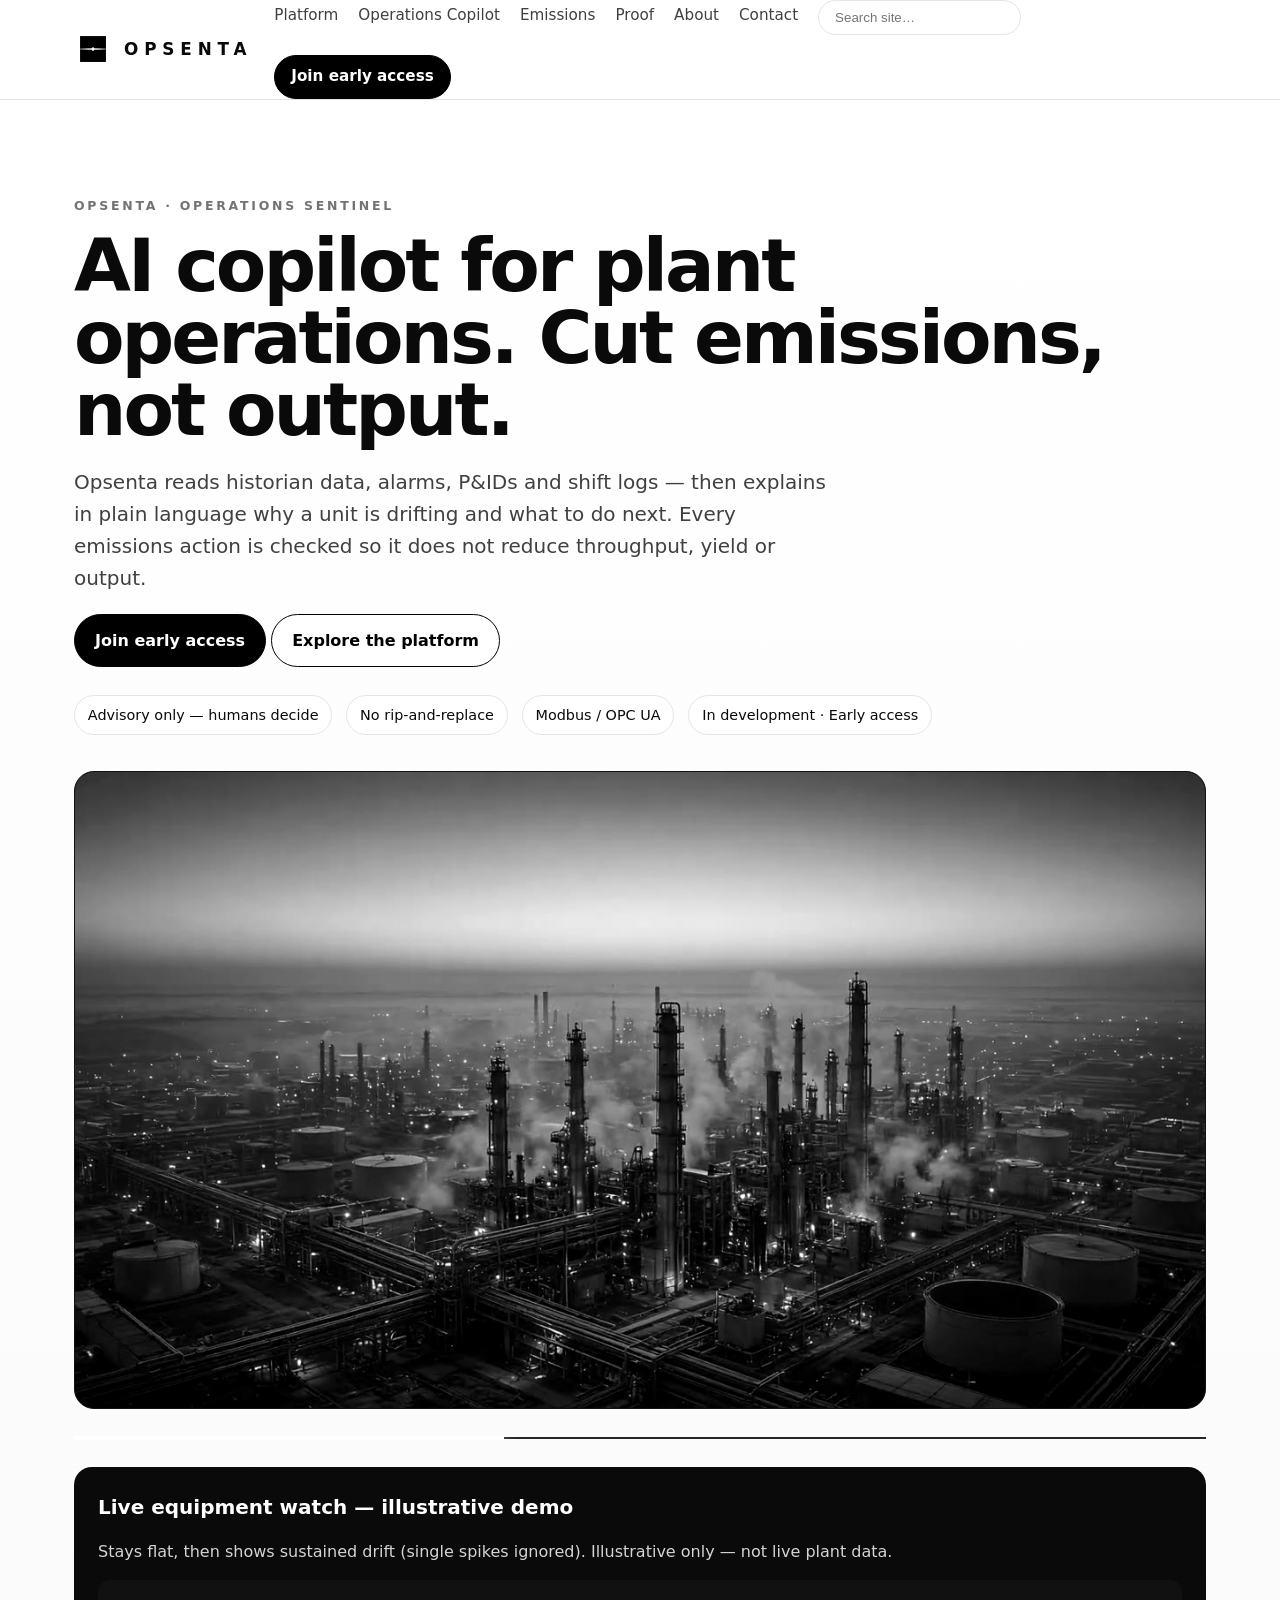
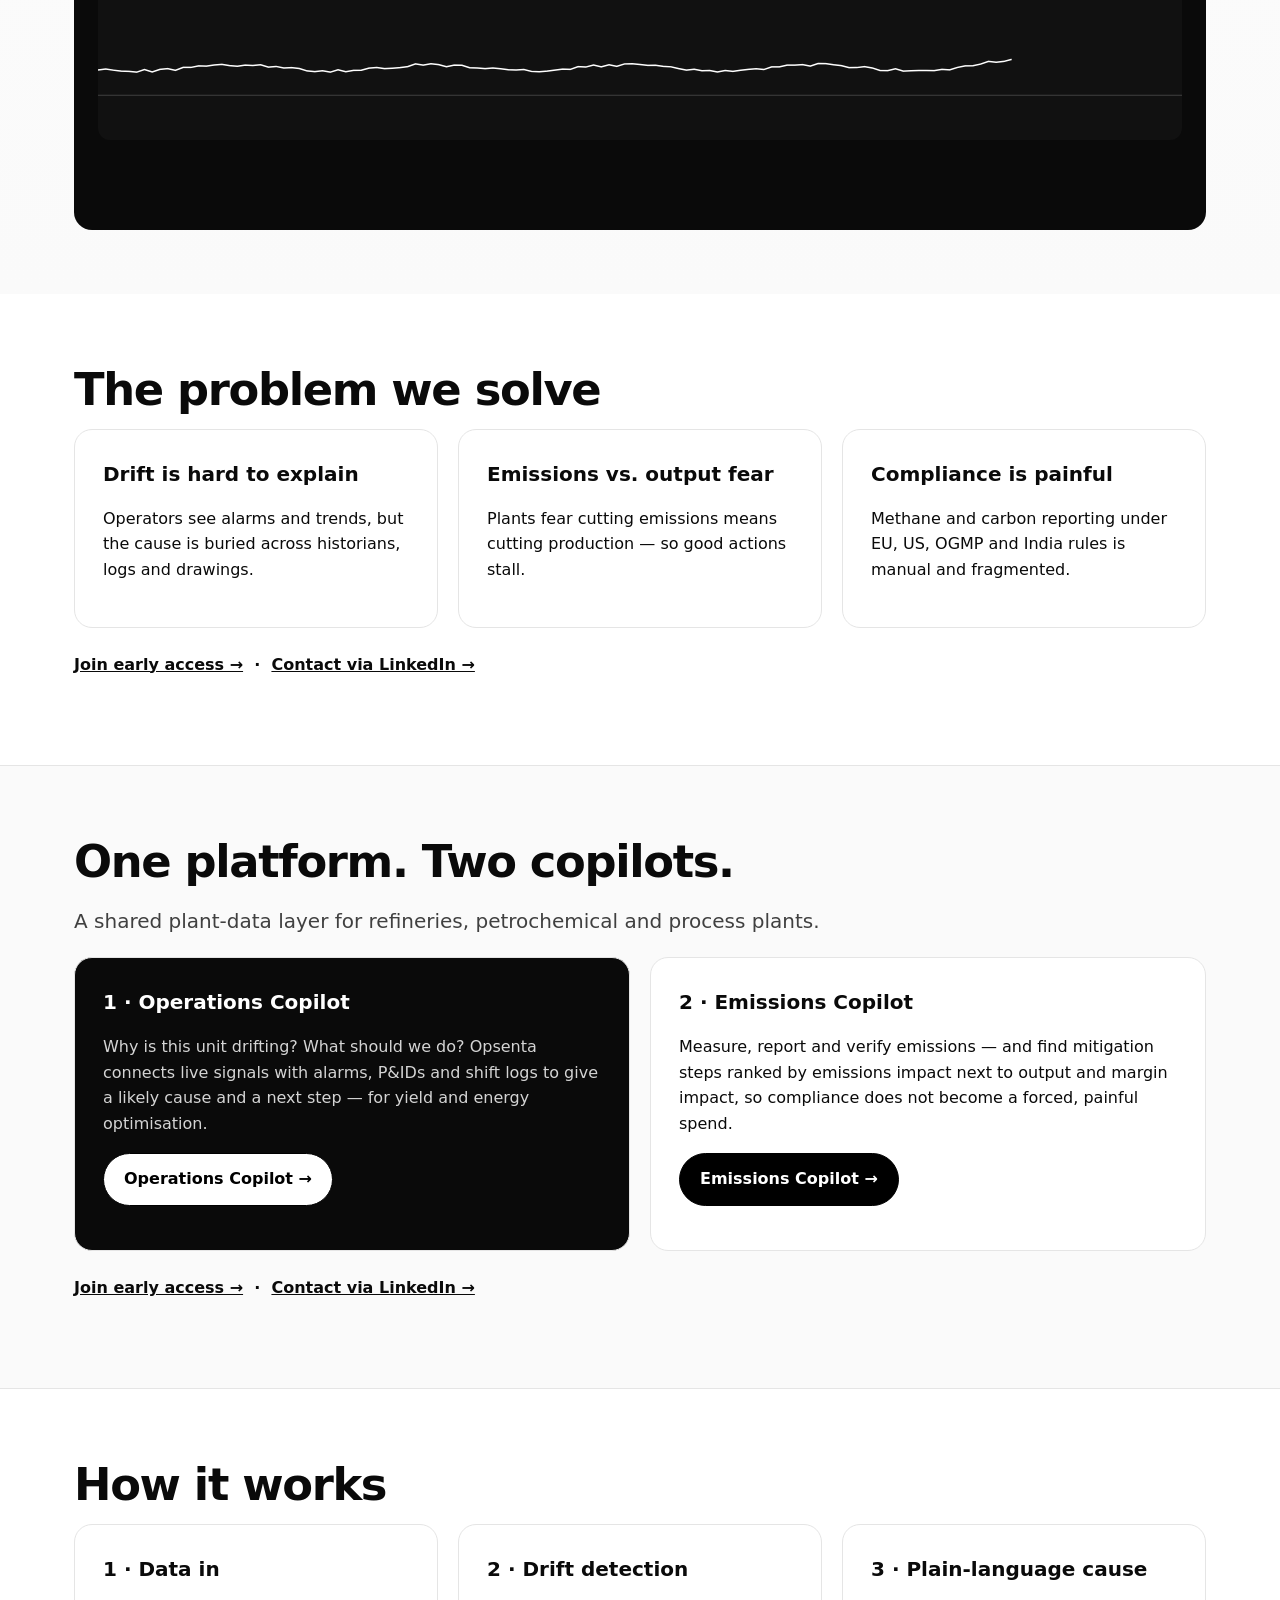
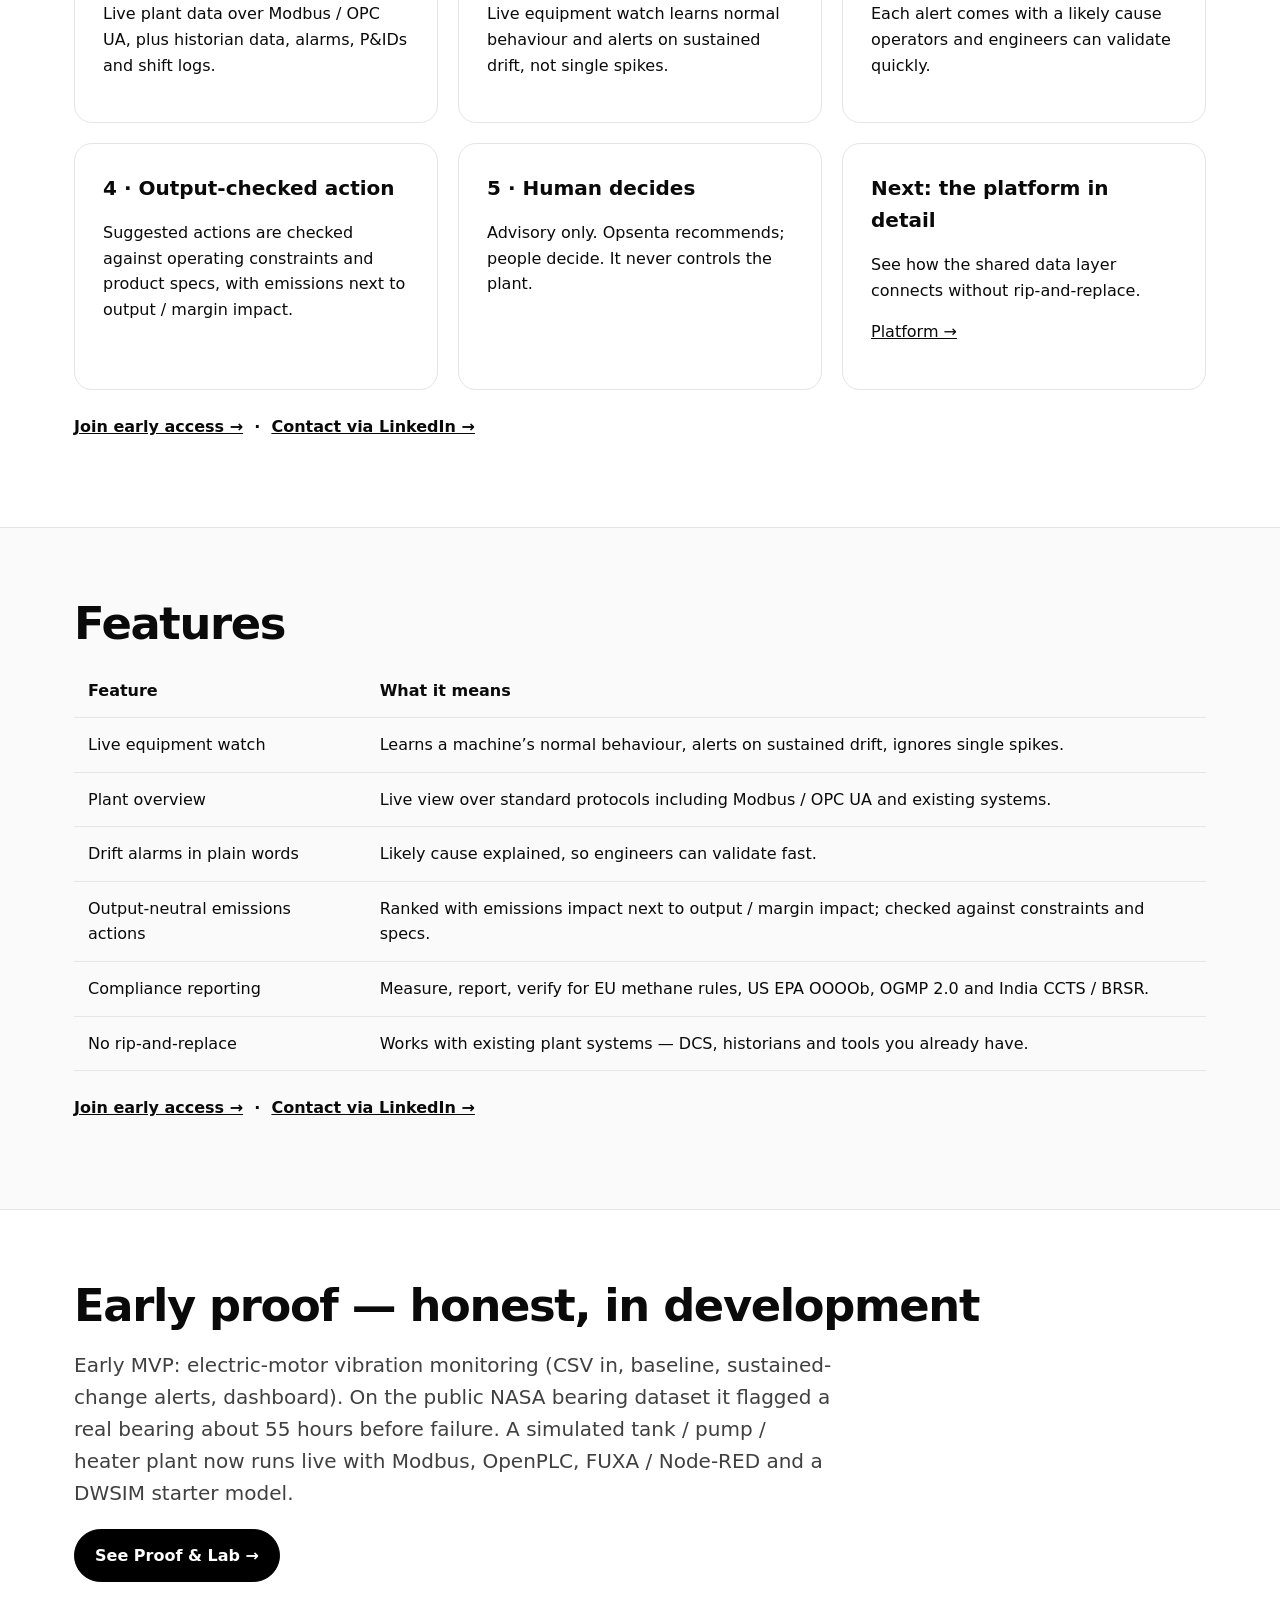
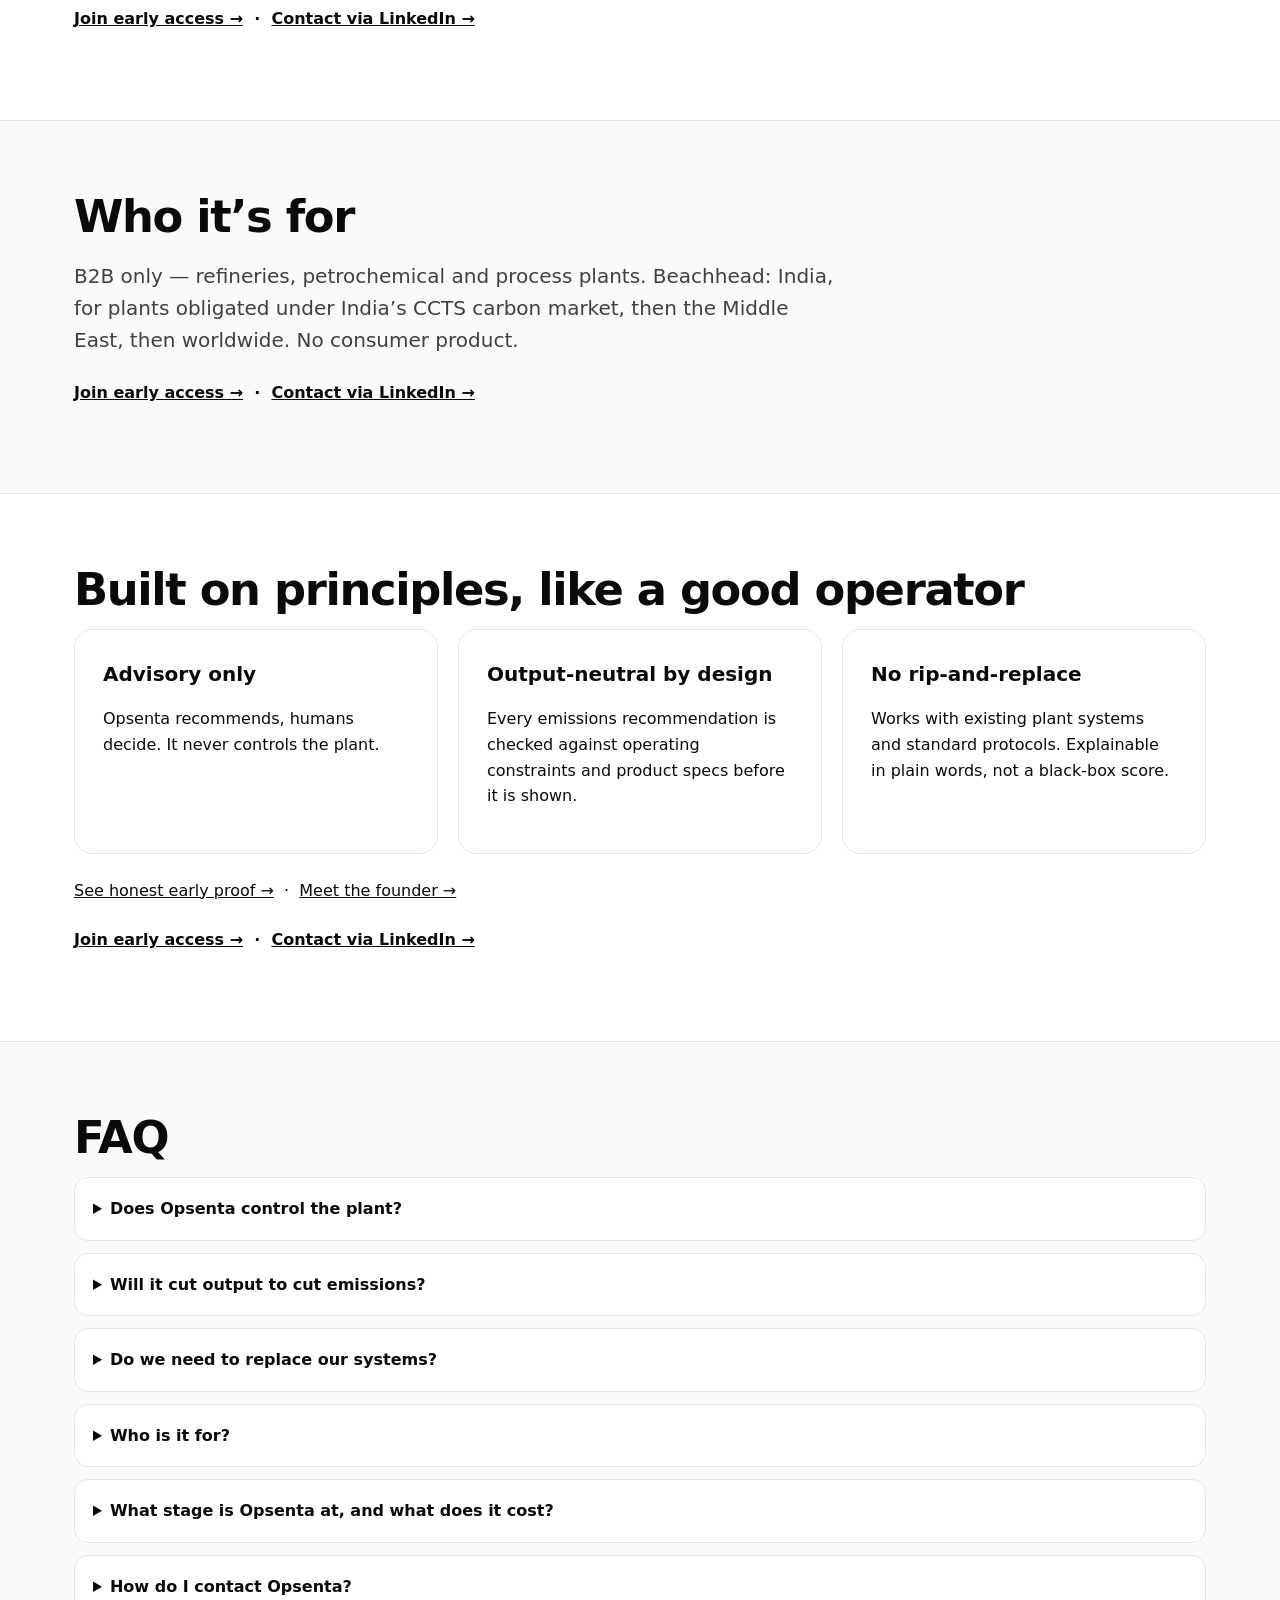
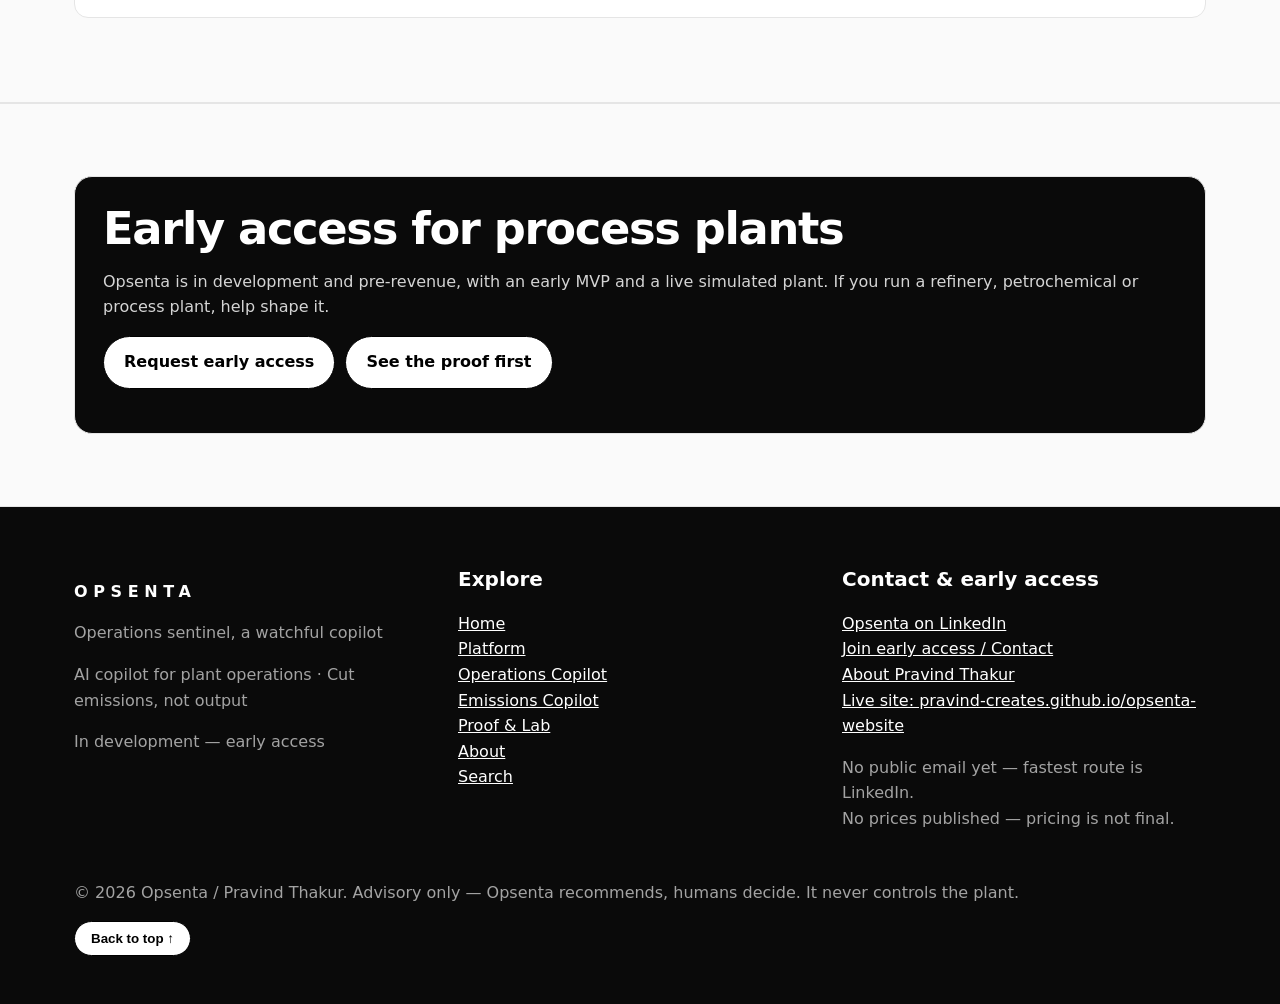
<file: index.html>
<!doctype html><html lang="en"><head><meta charset="utf-8"><meta name="viewport" content="width=device-width, initial-scale=1"><meta name="robots" content="index,follow">
<title>AI copilot for plant operations — Cut emissions, not output | Opsenta</title><meta name="description" content="Opsenta is an AI copilot for refineries and process plants: explain drift in plain language, optimise yield and energy, and cut emissions without cutting output."><!-- Search verification: add your Google Search Console / Bing Webmaster meta tag here (see SEARCH.md). Do not invent a code. --><link rel="canonical" href="https://pravind-creates.github.io/opsenta-website/">
<meta property="og:type" content="website"><meta property="og:site_name" content="Opsenta"><meta property="og:title" content="AI copilot for plant operations — Cut emissions, not output | Opsenta"><meta property="og:description" content="Opsenta is an AI copilot for refineries and process plants: explain drift in plain language, optimise yield and energy, and cut emissions without cutting output."><meta property="og:url" content="https://pravind-creates.github.io/opsenta-website/"><meta property="og:image" content="https://pravind-creates.github.io/opsenta-website/assets/img/opsenta_logo.png">
<meta name="twitter:card" content="summary_large_image"><meta name="twitter:title" content="AI copilot for plant operations — Cut emissions, not output | Opsenta"><meta name="twitter:description" content="Opsenta is an AI copilot for refineries and process plants: explain drift in plain language, optimise yield and energy, and cut emissions without cutting output."><meta name="twitter:image" content="https://pravind-creates.github.io/opsenta-website/assets/img/opsenta_logo.png">
<link rel="icon" href="assets/img/opsenta_icon_square.png" type="image/png"><link rel="apple-touch-icon" href="assets/img/apple-touch-icon.png"><link rel="stylesheet" href="assets/css/styles.css">
<script type="application/ld+json">{"@context":"https://schema.org","@graph":[{"@type":"Organization","name":"Opsenta","url":"https://pravind-creates.github.io/opsenta-website/","logo":"https://pravind-creates.github.io/opsenta-website/assets/img/opsenta_logo.png","sameAs":["https://www.linkedin.com/company/144007583"],"founder":{"@type":"Person","name":"Pravind Thakur"},"contactPoint":{"@type":"ContactPoint","url":"https://pravind-creates.github.io/opsenta-website/contact.html","contactType":"sales"}},{"@type":"WebSite","name":"Opsenta","url":"https://pravind-creates.github.io/opsenta-website/","potentialAction":{"@type":"SearchAction","target":"https://pravind-creates.github.io/opsenta-website/search.html?q={search_term_string}","query-input":"required name=search_term_string"}}]}</script></head><body><a class="skip" href="#main">Skip to content</a><header class="site"><div class="wrap nav"><a class="brand" href="index.html" aria-label="Opsenta home"><img src="assets/img/opsenta_icon_square.png" alt="Opsenta icon">OPSENTA</a><button class="menu-btn" aria-expanded="false" aria-label="Toggle navigation">Menu</button><nav class="main" aria-label="Main navigation"><a href="platform.html">Platform</a><a href="operations-copilot.html">Operations Copilot</a><a href="emissions.html">Emissions</a><a href="proof.html">Proof</a><a href="about.html">About</a><a href="contact.html">Contact</a><span class="searchbox"><input data-search type="search" placeholder="Search site…" aria-label="Search site"><span class="search-results" role="listbox"></span></span><a class="btn small" href="contact.html">Join early access</a></nav></div></header><main id="main">
<section class="hero"><div class="wrap"><p class="eyebrow">Opsenta · Operations sentinel</p><h1>AI copilot for plant operations. Cut emissions, not output.</h1><p class="lead">Opsenta reads historian data, alarms, P&amp;IDs and shift logs — then explains in plain language why a unit is drifting and what to do next. Every emissions action is checked so it does not reduce throughput, yield or output.</p><p><a class="btn" href="contact.html">Join early access</a> <a class="btn secondary" href="platform.html">Explore the platform</a></p><div class="kpi"><span class="pill">Advisory only — humans decide</span><span class="pill">No rip-and-replace</span><span class="pill">Modbus / OPC UA</span><span class="pill">In development · Early access</span></div><div class="hero-video"><video autoplay muted loop playsinline poster="assets/video/poster.jpg" aria-label="Opsenta hero video showing plant operations monitoring"><source src="assets/video/opsenta-hero.mp4" type="video/mp4"><img src="assets/video/poster.jpg" alt="Opsenta plant operations monitoring still"></video></div><div class="sentinel-scan" aria-hidden="true"></div><div class="drift-demo"><h3 style="color:#fff">Live equipment watch — illustrative demo</h3><p style="color:#d4d4d4">Stays flat, then shows sustained drift (single spikes ignored). Illustrative only — not live plant data.</p><canvas id="driftCanvas" role="img" aria-label="Animated chart showing sustained drift in equipment signal"></canvas><div class="drift-alert" id="driftAlert" role="status">Sustained drift — likely bearing wear. Check coupling. Output impact: none expected.</div></div></div></section>
<section id="problem"><div class="wrap"><h2>The problem we solve</h2><div class="grid grid-3"><article class="card"><h3>Drift is hard to explain</h3><p>Operators see alarms and trends, but the cause is buried across historians, logs and drawings.</p></article><article class="card"><h3>Emissions vs. output fear</h3><p>Plants fear cutting emissions means cutting production — so good actions stall.</p></article><article class="card"><h3>Compliance is painful</h3><p>Methane and carbon reporting under EU, US, OGMP and India rules is manual and fragmented.</p></article></div><p class="section-cta"><a href="contact.html">Join early access →</a> &nbsp;·&nbsp; <a href="https://www.linkedin.com/company/144007583" target="_blank" rel="noopener">Contact via LinkedIn →</a></p></div></section>
<section class="section-grey" id="copilots"><div class="wrap"><h2>One platform. Two copilots.</h2><p class="lead">A shared plant-data layer for refineries, petrochemical and process plants.</p><div class="grid grid-2"><article class="card dark"><h3>1 · Operations Copilot</h3><p>Why is this unit drifting? What should we do? Opsenta connects live signals with alarms, P&amp;IDs and shift logs to give a likely cause and a next step — for yield and energy optimisation.</p><p><a class="btn secondary" href="operations-copilot.html">Operations Copilot →</a></p></article><article class="card"><h3>2 · Emissions Copilot</h3><p>Measure, report and verify emissions — and find mitigation steps ranked by emissions impact next to output and margin impact, so compliance does not become a forced, painful spend.</p><p><a class="btn" href="emissions.html">Emissions Copilot →</a></p></article></div><p class="section-cta"><a href="contact.html">Join early access →</a> &nbsp;·&nbsp; <a href="https://www.linkedin.com/company/144007583" target="_blank" rel="noopener">Contact via LinkedIn →</a></p></div></section>
<section id="how"><div class="wrap"><h2>How it works</h2><div class="grid grid-3"><article class="card"><h3>1 · Data in</h3><p>Live plant data over Modbus / OPC UA, plus historian data, alarms, P&amp;IDs and shift logs.</p></article><article class="card"><h3>2 · Drift detection</h3><p>Live equipment watch learns normal behaviour and alerts on sustained drift, not single spikes.</p></article><article class="card"><h3>3 · Plain-language cause</h3><p>Each alert comes with a likely cause operators and engineers can validate quickly.</p></article><article class="card"><h3>4 · Output-checked action</h3><p>Suggested actions are checked against operating constraints and product specs, with emissions next to output / margin impact.</p></article><article class="card"><h3>5 · Human decides</h3><p>Advisory only. Opsenta recommends; people decide. It never controls the plant.</p></article><article class="card"><h3>Next: the platform in detail</h3><p>See how the shared data layer connects without rip-and-replace.</p><p><a href="platform.html">Platform →</a></p></article></div><p class="section-cta"><a href="contact.html">Join early access →</a> &nbsp;·&nbsp; <a href="https://www.linkedin.com/company/144007583" target="_blank" rel="noopener">Contact via LinkedIn →</a></p></div></section>
<section class="section-grey" id="features"><div class="wrap"><h2>Features</h2><table class="table"><tr><th>Feature</th><th>What it means</th></tr><tr><td>Live equipment watch</td><td>Learns a machine’s normal behaviour, alerts on sustained drift, ignores single spikes.</td></tr><tr><td>Plant overview</td><td>Live view over standard protocols including Modbus / OPC UA and existing systems.</td></tr><tr><td>Drift alarms in plain words</td><td>Likely cause explained, so engineers can validate fast.</td></tr><tr><td>Output-neutral emissions actions</td><td>Ranked with emissions impact next to output / margin impact; checked against constraints and specs.</td></tr><tr><td>Compliance reporting</td><td>Measure, report, verify for EU methane rules, US EPA OOOOb, OGMP 2.0 and India CCTS / BRSR.</td></tr><tr><td>No rip-and-replace</td><td>Works with existing plant systems — DCS, historians and tools you already have.</td></tr></table><p class="section-cta"><a href="contact.html">Join early access →</a> &nbsp;·&nbsp; <a href="https://www.linkedin.com/company/144007583" target="_blank" rel="noopener">Contact via LinkedIn →</a></p></div></section>
<section id="proof"><div class="wrap"><h2>Early proof — honest, in development</h2><p class="lead">Early MVP: electric-motor vibration monitoring (CSV in, baseline, sustained-change alerts, dashboard). On the public NASA bearing dataset it flagged a real bearing about 55 hours before failure. A simulated tank / pump / heater plant now runs live with Modbus, OpenPLC, FUXA / Node-RED and a DWSIM starter model.</p><p><a class="btn" href="proof.html">See Proof &amp; Lab →</a></p><p class="section-cta"><a href="contact.html">Join early access →</a> &nbsp;·&nbsp; <a href="https://www.linkedin.com/company/144007583" target="_blank" rel="noopener">Contact via LinkedIn →</a></p></div></section>
<section class="section-grey" id="who"><div class="wrap"><h2>Who it’s for</h2><p class="lead">B2B only — refineries, petrochemical and process plants. Beachhead: India, for plants obligated under India’s CCTS carbon market, then the Middle East, then worldwide. No consumer product.</p><p class="section-cta"><a href="contact.html">Join early access →</a> &nbsp;·&nbsp; <a href="https://www.linkedin.com/company/144007583" target="_blank" rel="noopener">Contact via LinkedIn →</a></p></div></section>
<section id="principles"><div class="wrap"><h2>Built on principles, like a good operator</h2><div class="grid grid-3"><article class="card"><h3>Advisory only</h3><p>Opsenta recommends, humans decide. It never controls the plant.</p></article><article class="card"><h3>Output-neutral by design</h3><p>Every emissions recommendation is checked against operating constraints and product specs before it is shown.</p></article><article class="card"><h3>No rip-and-replace</h3><p>Works with existing plant systems and standard protocols. Explainable in plain words, not a black-box score.</p></article></div><p style="margin-top:24px"><a href="proof.html">See honest early proof →</a> &nbsp;·&nbsp; <a href="about.html">Meet the founder →</a></p><p class="section-cta"><a href="contact.html">Join early access →</a> &nbsp;·&nbsp; <a href="https://www.linkedin.com/company/144007583" target="_blank" rel="noopener">Contact via LinkedIn →</a></p></div></section>
<section class="section-grey" id="faq"><div class="wrap"><div class="faq"><h2>FAQ</h2><details><summary><strong>Does Opsenta control the plant?</strong></summary><p>No. It is advisory only — it recommends, humans decide, it never controls the plant.</p></details><details><summary><strong>Will it cut output to cut emissions?</strong></summary><p>No, by rule. Every suggested emissions action must not reduce throughput, yield or output, and is shown with output / margin impact.</p></details><details><summary><strong>Do we need to replace our systems?</strong></summary><p>No. Opsenta works with existing plant systems over standard protocols such as Modbus and OPC UA.</p></details><details><summary><strong>Who is it for?</strong></summary><p>Refineries, petrochemical and process plants (B2B only), starting in India under CCTS, then the Middle East and worldwide.</p></details><details><summary><strong>What stage is Opsenta at, and what does it cost?</strong></summary><p>Pre-revenue, in development, early access. Pricing is not public or final, so no prices are listed here.</p></details><details><summary><strong>How do I contact Opsenta?</strong></summary><p>No public email yet — fastest route is LinkedIn. Use the <a href="contact.html">early-access form on the Contact page</a> to prepare your message, then send it via the <a href="https://www.linkedin.com/company/144007583" target="_blank" rel="noopener">Opsenta LinkedIn company page</a>.</p></details></div></div></section>
<section class="section-grey"><div class="wrap"><div class="card dark"><h2>Early access for process plants</h2><p>Opsenta is in development and pre-revenue, with an early MVP and a live simulated plant. If you run a refinery, petrochemical or process plant, help shape it.</p><p><a class="btn secondary" href="contact.html">Request early access</a> &nbsp;<a class="btn secondary" href="proof.html">See the proof first</a></p></div></div></section></main><footer><div class="wrap"><div class="grid grid-3"><div><p style="letter-spacing:.35em;font-weight:800">OPSENTA</p><p class="muted">Operations sentinel, a watchful copilot</p><p class="muted">AI copilot for plant operations · Cut emissions, not output</p><p class="muted">In development — early access</p></div><div><h3>Explore</h3><p><a href="index.html">Home</a><br><a href="platform.html">Platform</a><br><a href="operations-copilot.html">Operations Copilot</a><br><a href="emissions.html">Emissions Copilot</a><br><a href="proof.html">Proof &amp; Lab</a><br><a href="about.html">About</a><br><a href="search.html">Search</a></p></div><div><h3>Contact &amp; early access</h3><p><a href="https://www.linkedin.com/company/144007583" target="_blank" rel="noopener">Opsenta on LinkedIn</a><br><a href="contact.html">Join early access / Contact</a><br><a href="about.html">About Pravind Thakur</a><br><a href="https://pravind-creates.github.io/opsenta-website/">Live site: pravind-creates.github.io/opsenta-website</a></p><p class="muted">No public email yet — fastest route is LinkedIn.<br>No prices published — pricing is not final.</p></div></div><p class="muted" style="margin-top:32px">© 2026 Opsenta / Pravind Thakur. Advisory only — Opsenta recommends, humans decide. It never controls the plant.</p><p><button class="btn secondary small" id="back-to-top" type="button">Back to top ↑</button></p></div></footer><script src="assets/js/main.js"></script></body></html>
</file>
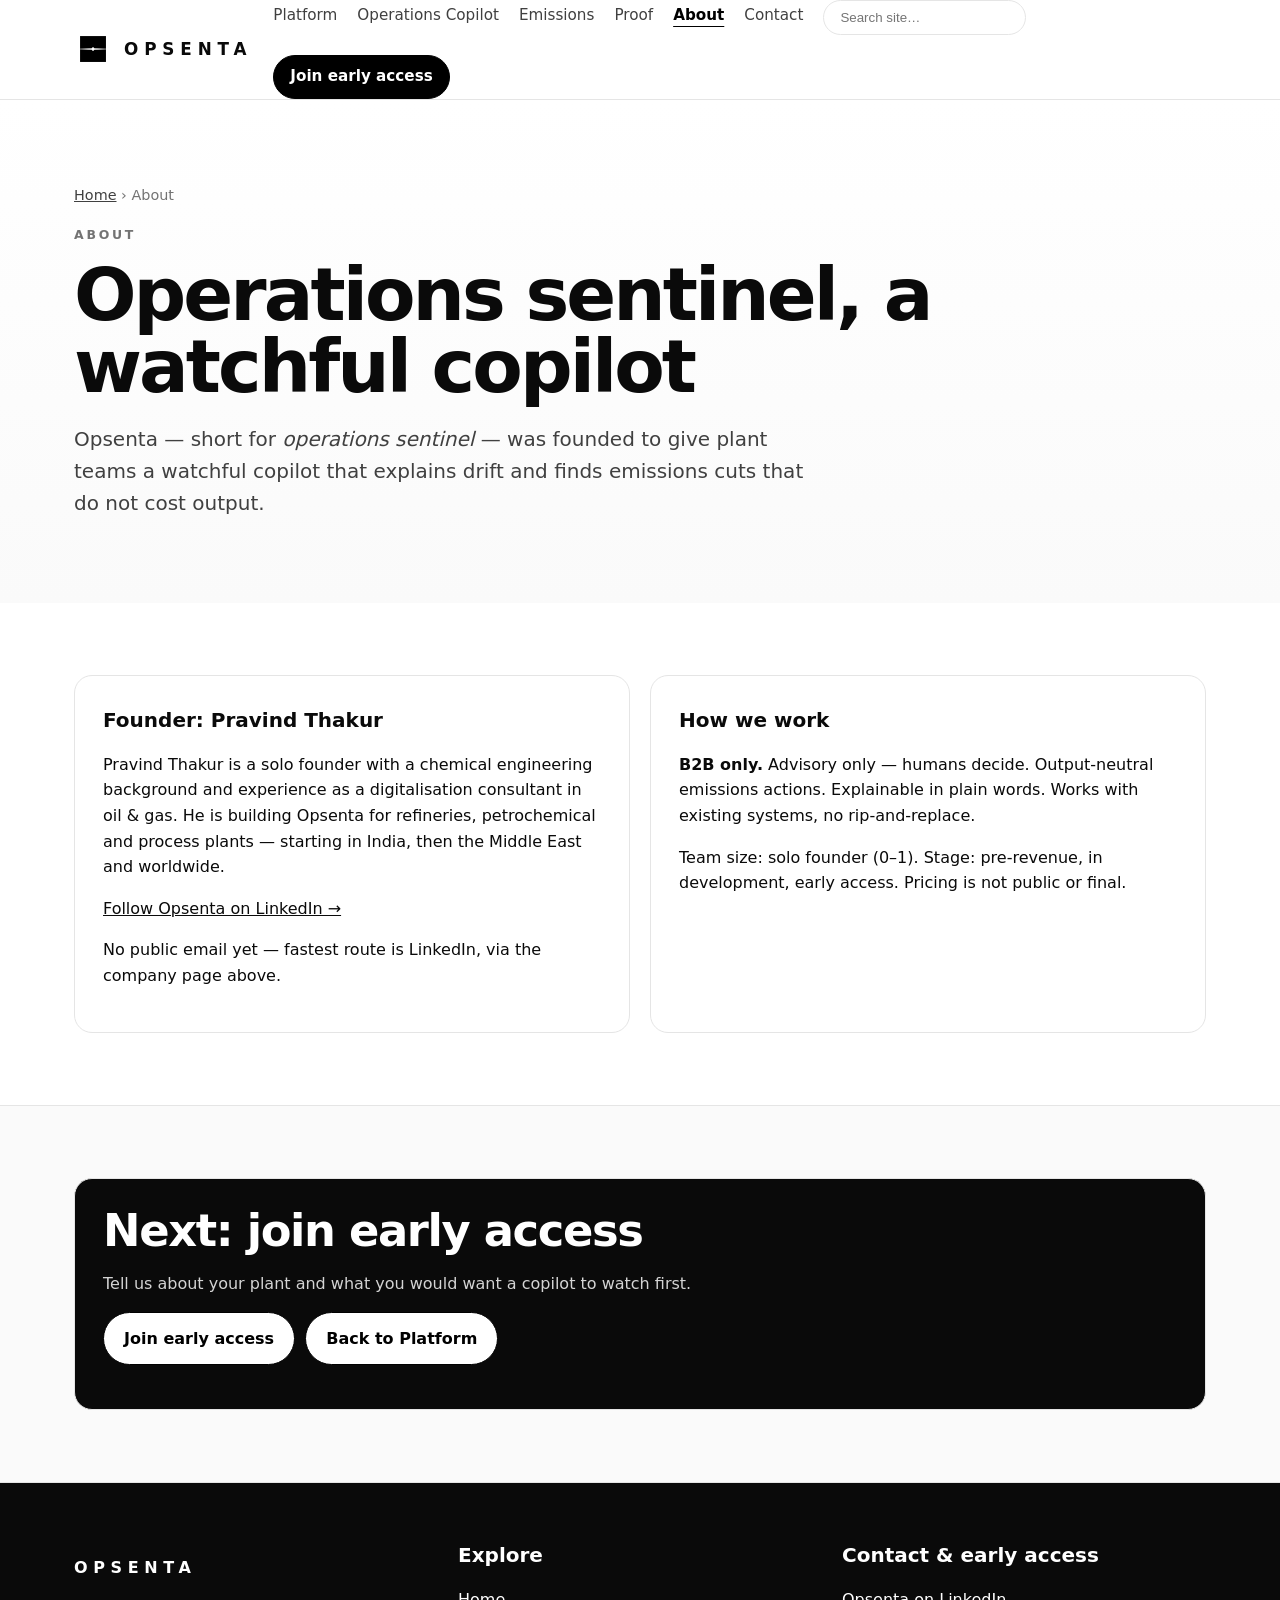
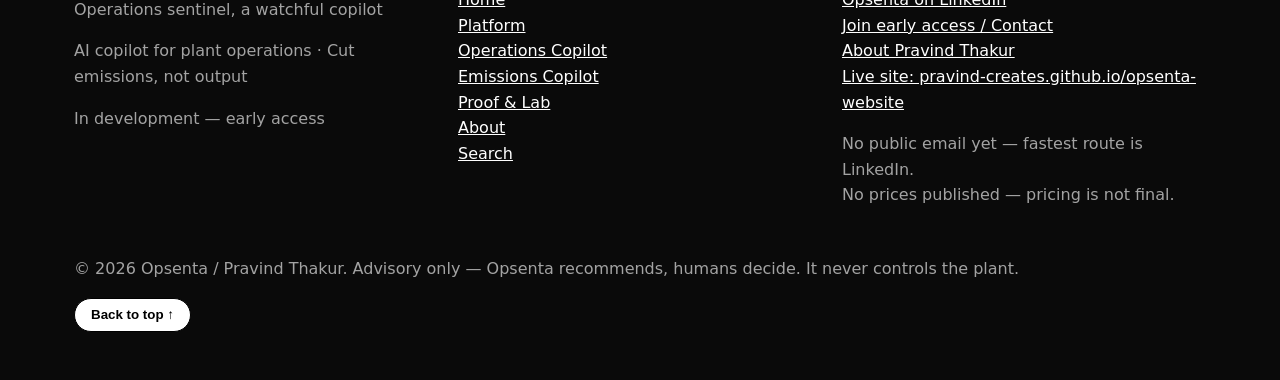
<file: about.html>
<!doctype html><html lang="en"><head><meta charset="utf-8"><meta name="viewport" content="width=device-width, initial-scale=1"><meta name="robots" content="index,follow">
<title>About — Founder Pravind Thakur | Opsenta</title><meta name="description" content="Opsenta founder Pravind Thakur: chemical engineering background, digitalisation consultant in oil & gas. Opsenta is a solo-founder, early-stage B2B startup for process plants."><link rel="canonical" href="https://pravind-creates.github.io/opsenta-website/about.html">
<meta property="og:type" content="website"><meta property="og:site_name" content="Opsenta"><meta property="og:title" content="About — Founder Pravind Thakur | Opsenta"><meta property="og:description" content="Opsenta founder Pravind Thakur: chemical engineering background, digitalisation consultant in oil & gas. Opsenta is a solo-founder, early-stage B2B startup for process plants."><meta property="og:url" content="https://pravind-creates.github.io/opsenta-website/about.html"><meta property="og:image" content="https://pravind-creates.github.io/opsenta-website/assets/img/opsenta_logo.png">
<meta name="twitter:card" content="summary_large_image"><meta name="twitter:title" content="About — Founder Pravind Thakur | Opsenta"><meta name="twitter:description" content="Opsenta founder Pravind Thakur: chemical engineering background, digitalisation consultant in oil & gas. Opsenta is a solo-founder, early-stage B2B startup for process plants."><meta name="twitter:image" content="https://pravind-creates.github.io/opsenta-website/assets/img/opsenta_logo.png">
<link rel="icon" href="assets/img/opsenta_icon_square.png" type="image/png"><link rel="apple-touch-icon" href="assets/img/apple-touch-icon.png"><link rel="stylesheet" href="assets/css/styles.css">
<script type="application/ld+json">{"@context":"https://schema.org","@graph":[{"@type":"Organization","name":"Opsenta","url":"https://pravind-creates.github.io/opsenta-website/","logo":"https://pravind-creates.github.io/opsenta-website/assets/img/opsenta_logo.png","sameAs":["https://www.linkedin.com/company/144007583"],"founder":{"@type":"Person","name":"Pravind Thakur"},"contactPoint":{"@type":"ContactPoint","url":"https://pravind-creates.github.io/opsenta-website/contact.html","contactType":"sales"}},{"@type":"WebSite","name":"Opsenta","url":"https://pravind-creates.github.io/opsenta-website/","potentialAction":{"@type":"SearchAction","target":"https://pravind-creates.github.io/opsenta-website/search.html?q={search_term_string}","query-input":"required name=search_term_string"}}]}</script></head><body><a class="skip" href="#main">Skip to content</a><header class="site"><div class="wrap nav"><a class="brand" href="index.html" aria-label="Opsenta home"><img src="assets/img/opsenta_icon_square.png" alt="Opsenta icon">OPSENTA</a><button class="menu-btn" aria-expanded="false" aria-label="Toggle navigation">Menu</button><nav class="main" aria-label="Main navigation"><a href="platform.html">Platform</a><a href="operations-copilot.html">Operations Copilot</a><a href="emissions.html">Emissions</a><a href="proof.html">Proof</a><a href="about.html" aria-current="page">About</a><a href="contact.html">Contact</a><span class="searchbox"><input data-search type="search" placeholder="Search site…" aria-label="Search site"><span class="search-results" role="listbox"></span></span><a class="btn small" href="contact.html">Join early access</a></nav></div></header><main id="main"><section class="hero"><div class="wrap"><nav class="breadcrumb" aria-label="Breadcrumb"><a href="index.html">Home</a> <span aria-hidden="true">›</span> <span aria-current="page">About</span></nav><p class="eyebrow">About</p><h1>Operations sentinel, a watchful copilot</h1><p class="lead">Opsenta — short for <em>operations sentinel</em> — was founded to give plant teams a watchful copilot that explains drift and finds emissions cuts that do not cost output.</p></div></section>
<section><div class="wrap"><div class="grid grid-2"><article class="card"><h3>Founder: Pravind Thakur</h3><p>Pravind Thakur is a solo founder with a chemical engineering background and experience as a digitalisation consultant in oil &amp; gas. He is building Opsenta for refineries, petrochemical and process plants — starting in India, then the Middle East and worldwide.</p><p><a href="https://www.linkedin.com/company/144007583" target="_blank" rel="noopener">Follow Opsenta on LinkedIn →</a></p><p class="muted">No public email yet — fastest route is LinkedIn, via the company page above.</p></article><article class="card"><h3>How we work</h3><p><strong>B2B only.</strong> Advisory only — humans decide. Output-neutral emissions actions. Explainable in plain words. Works with existing systems, no rip-and-replace.</p><p>Team size: solo founder (0–1). Stage: pre-revenue, in development, early access. Pricing is not public or final.</p></article></div></div></section>
<section class="section-grey"><div class="wrap"><div class="card dark"><h2>Next: join early access</h2><p>Tell us about your plant and what you would want a copilot to watch first.</p><p><a class="btn secondary" href="contact.html">Join early access</a> &nbsp;<a class="btn secondary" href="platform.html">Back to Platform</a></p></div></div></section></main><footer><div class="wrap"><div class="grid grid-3"><div><p style="letter-spacing:.35em;font-weight:800">OPSENTA</p><p class="muted">Operations sentinel, a watchful copilot</p><p class="muted">AI copilot for plant operations · Cut emissions, not output</p><p class="muted">In development — early access</p></div><div><h3>Explore</h3><p><a href="index.html">Home</a><br><a href="platform.html">Platform</a><br><a href="operations-copilot.html">Operations Copilot</a><br><a href="emissions.html">Emissions Copilot</a><br><a href="proof.html">Proof &amp; Lab</a><br><a href="about.html">About</a><br><a href="search.html">Search</a></p></div><div><h3>Contact &amp; early access</h3><p><a href="https://www.linkedin.com/company/144007583" target="_blank" rel="noopener">Opsenta on LinkedIn</a><br><a href="contact.html">Join early access / Contact</a><br><a href="about.html">About Pravind Thakur</a><br><a href="https://pravind-creates.github.io/opsenta-website/">Live site: pravind-creates.github.io/opsenta-website</a></p><p class="muted">No public email yet — fastest route is LinkedIn.<br>No prices published — pricing is not final.</p></div></div><p class="muted" style="margin-top:32px">© 2026 Opsenta / Pravind Thakur. Advisory only — Opsenta recommends, humans decide. It never controls the plant.</p><p><button class="btn secondary small" id="back-to-top" type="button">Back to top ↑</button></p></div></footer><script src="assets/js/main.js"></script></body></html>
</file>
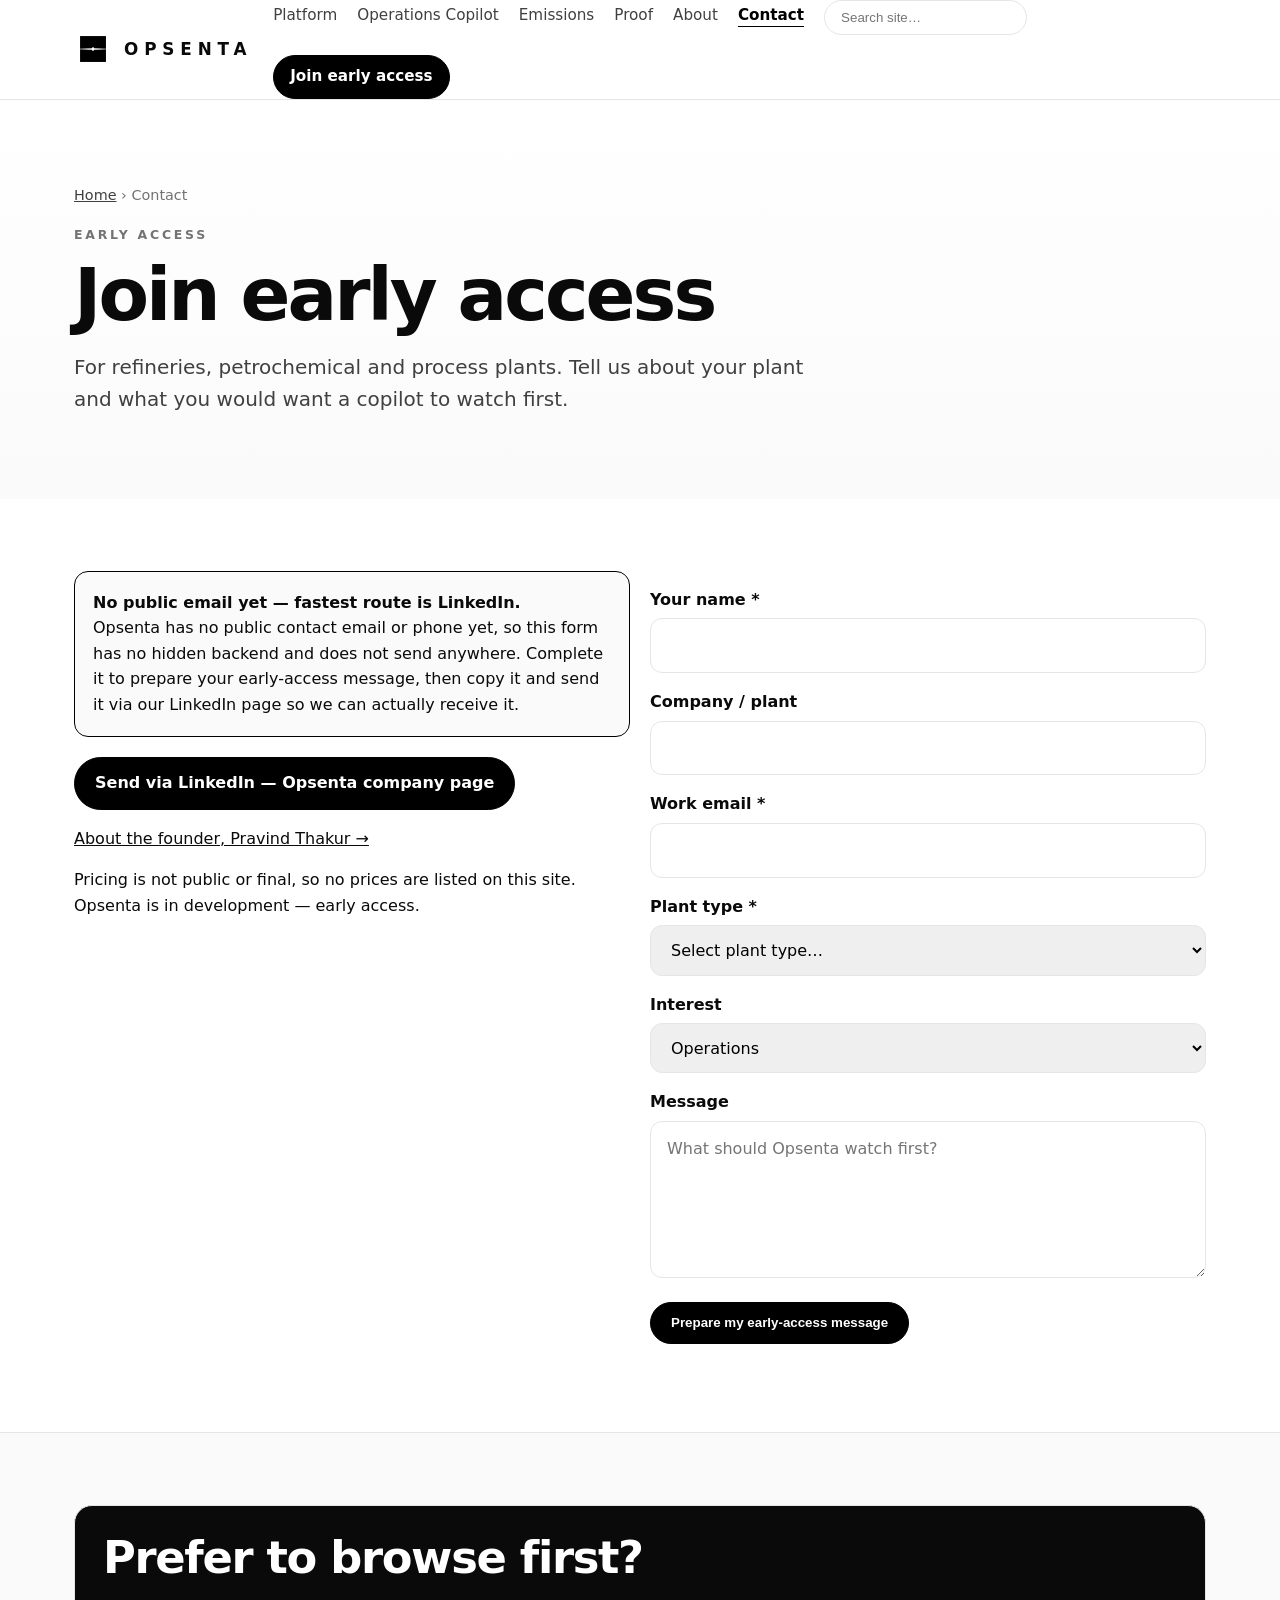
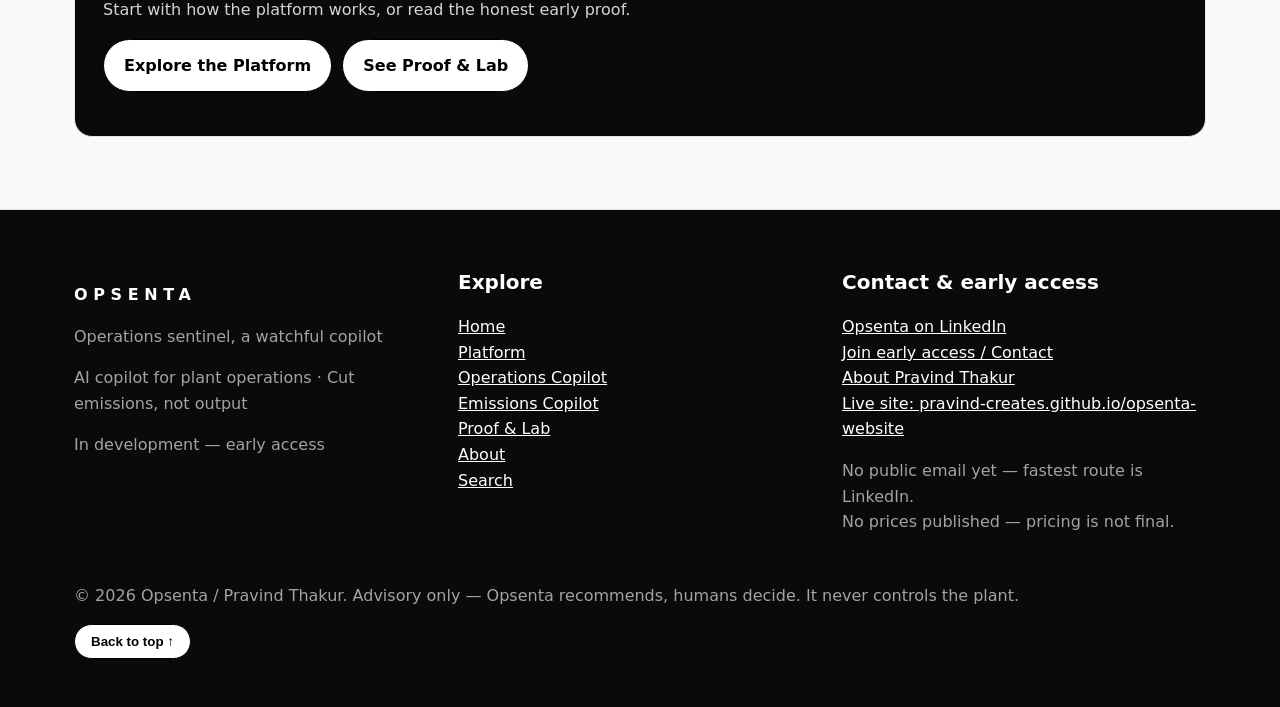
<file: contact.html>
<!doctype html><html lang="en"><head><meta charset="utf-8"><meta name="viewport" content="width=device-width, initial-scale=1"><meta name="robots" content="index,follow">
<title>Contact & Early Access | Opsenta</title><meta name="description" content="Join Opsenta early access for refineries and process plants. No public email yet — fastest route is LinkedIn. Prepare your enquiry here and send it via LinkedIn."><link rel="canonical" href="https://pravind-creates.github.io/opsenta-website/contact.html">
<meta property="og:type" content="website"><meta property="og:site_name" content="Opsenta"><meta property="og:title" content="Contact & Early Access | Opsenta"><meta property="og:description" content="Join Opsenta early access for refineries and process plants. No public email yet — fastest route is LinkedIn. Prepare your enquiry here and send it via LinkedIn."><meta property="og:url" content="https://pravind-creates.github.io/opsenta-website/contact.html"><meta property="og:image" content="https://pravind-creates.github.io/opsenta-website/assets/img/opsenta_logo.png">
<meta name="twitter:card" content="summary_large_image"><meta name="twitter:title" content="Contact & Early Access | Opsenta"><meta name="twitter:description" content="Join Opsenta early access for refineries and process plants. No public email yet — fastest route is LinkedIn. Prepare your enquiry here and send it via LinkedIn."><meta name="twitter:image" content="https://pravind-creates.github.io/opsenta-website/assets/img/opsenta_logo.png">
<link rel="icon" href="assets/img/opsenta_icon_square.png" type="image/png"><link rel="apple-touch-icon" href="assets/img/apple-touch-icon.png"><link rel="stylesheet" href="assets/css/styles.css">
<script type="application/ld+json">{"@context":"https://schema.org","@graph":[{"@type":"Organization","name":"Opsenta","url":"https://pravind-creates.github.io/opsenta-website/","logo":"https://pravind-creates.github.io/opsenta-website/assets/img/opsenta_logo.png","sameAs":["https://www.linkedin.com/company/144007583"],"founder":{"@type":"Person","name":"Pravind Thakur"},"contactPoint":{"@type":"ContactPoint","url":"https://pravind-creates.github.io/opsenta-website/contact.html","contactType":"sales"}},{"@type":"WebSite","name":"Opsenta","url":"https://pravind-creates.github.io/opsenta-website/","potentialAction":{"@type":"SearchAction","target":"https://pravind-creates.github.io/opsenta-website/search.html?q={search_term_string}","query-input":"required name=search_term_string"}}]}</script></head><body><a class="skip" href="#main">Skip to content</a><header class="site"><div class="wrap nav"><a class="brand" href="index.html" aria-label="Opsenta home"><img src="assets/img/opsenta_icon_square.png" alt="Opsenta icon">OPSENTA</a><button class="menu-btn" aria-expanded="false" aria-label="Toggle navigation">Menu</button><nav class="main" aria-label="Main navigation"><a href="platform.html">Platform</a><a href="operations-copilot.html">Operations Copilot</a><a href="emissions.html">Emissions</a><a href="proof.html">Proof</a><a href="about.html">About</a><a href="contact.html" aria-current="page">Contact</a><span class="searchbox"><input data-search type="search" placeholder="Search site…" aria-label="Search site"><span class="search-results" role="listbox"></span></span><a class="btn small" href="contact.html">Join early access</a></nav></div></header><main id="main"><section class="hero"><div class="wrap"><nav class="breadcrumb" aria-label="Breadcrumb"><a href="index.html">Home</a> <span aria-hidden="true">›</span> <span aria-current="page">Contact</span></nav><p class="eyebrow">Early access</p><h1>Join early access</h1><p class="lead">For refineries, petrochemical and process plants. Tell us about your plant and what you would want a copilot to watch first.</p></div></section>
<section><div class="wrap"><div class="grid grid-2"><div><div class="notice"><strong>No public email yet — fastest route is LinkedIn.</strong><br>Opsenta has no public contact email or phone yet, so this form has no hidden backend and does not send anywhere. Complete it to prepare your early-access message, then copy it and send it via our LinkedIn page so we can actually receive it.</div><p style="margin-top:20px"><a class="btn" href="https://www.linkedin.com/company/144007583" target="_blank" rel="noopener">Send via LinkedIn — Opsenta company page</a></p><p><a href="about.html">About the founder, Pravind Thakur →</a></p><p>Pricing is not public or final, so no prices are listed on this site. Opsenta is in development — early access.</p></div>
<div><form id="early-access-form" novalidate><label for="name">Your name *</label><input id="name" name="name" required autocomplete="name"><label for="company">Company / plant</label><input id="company" name="company" autocomplete="organization"><label for="email">Work email *</label><input id="email" name="email" type="email" required autocomplete="email"><label for="plant-type">Plant type *</label><select id="plant-type" name="plant-type" required><option value="">Select plant type…</option><option>Refinery</option><option>Petrochemical</option><option>Chemical / process plant</option><option>Oil &amp; gas (other)</option><option>Other industrial</option></select><label for="interest">Interest</label><select id="interest" name="interest"><option>Operations</option><option>Emissions</option><option>Both</option></select><label for="msg">Message</label><textarea id="msg" name="message" rows="5" placeholder="What should Opsenta watch first?"></textarea><p><button class="btn" type="submit">Prepare my early-access message</button></p><p id="form-note" role="status"></p><div id="prepared-message" style="display:none"><label for="message-output">Your LinkedIn-ready message</label><textarea id="message-output" rows="9" readonly></textarea><p><button class="btn" type="button" id="copy-btn">Copy message</button> <button class="btn secondary" type="button" id="download-btn">Download .txt</button></p><p id="copy-status" role="status"></p><p class="muted">Next step: paste this into a message on the <a href="https://www.linkedin.com/company/144007583" target="_blank" rel="noopener">Opsenta LinkedIn company page</a>. That is currently the only way to reach us — no public email yet.</p></div></form></div></div></div></section>
<section class="section-grey"><div class="wrap"><div class="card dark"><h2>Prefer to browse first?</h2><p>Start with how the platform works, or read the honest early proof.</p><p><a class="btn secondary" href="platform.html">Explore the Platform</a> &nbsp;<a class="btn secondary" href="proof.html">See Proof &amp; Lab</a></p></div></div></section></main><script>
document.getElementById('early-access-form').addEventListener('submit',function(e){
 e.preventDefault();
 var get=function(id){return document.getElementById(id).value.trim()};
 var name=get('name'),company=get('company'),email=get('email'),plant=get('plant-type'),interest=get('interest'),msg=get('msg');
 var note=document.getElementById('form-note'); var outBox=document.getElementById('prepared-message');
 function fail(t){note.textContent=t; note.style.color='#000'; outBox.style.display='none';}
 if(!name) return fail('Please add your name.');
 if(!email || email.indexOf('@')<1 || email.indexOf('.')<0) return fail('Please add a valid work email (for your message text — it is not sent anywhere by this form).');
 if(!plant) return fail('Please choose a plant type.');
 var lines=['Opsenta early access enquiry','Name: '+name,'Company / plant: '+(company||'(not specified)'),'Work email: '+email,'Plant type: '+plant,'Interest: '+interest,'Message: '+(msg||'(not specified)'),'— Prepared on the Opsenta website. No public email yet, so I am sending this via LinkedIn.'];
 var text=lines.join('\n');
 document.getElementById('message-output').value=text;
 outBox.style.display='block';
 note.innerHTML='<strong>Success — your enquiry is prepared below.</strong> Copy it and send it via our LinkedIn page (no public email yet — fastest route is LinkedIn), or download it as a .txt file.';
 document.getElementById('copy-btn').onclick=function(){
   var ta=document.getElementById('message-output'); ta.select(); ta.setSelectionRange(0,99999);
   function ok(){document.getElementById('copy-status').textContent='Copied. Now paste it into a LinkedIn message to Opsenta.'}
   if(navigator.clipboard && navigator.clipboard.writeText){navigator.clipboard.writeText(ta.value).then(ok).catch(function(){document.execCommand('copy'); ok();});}
   else{document.execCommand('copy'); ok();}
 };
 document.getElementById('download-btn').onclick=function(){
   var blob=new Blob([text],{type:'text/plain'}); var a=document.createElement('a'); a.href=URL.createObjectURL(blob); a.download='opsenta-early-access-enquiry.txt'; document.body.appendChild(a); a.click(); setTimeout(function(){URL.revokeObjectURL(a.href); a.remove()},500);
 };
});
</script><footer><div class="wrap"><div class="grid grid-3"><div><p style="letter-spacing:.35em;font-weight:800">OPSENTA</p><p class="muted">Operations sentinel, a watchful copilot</p><p class="muted">AI copilot for plant operations · Cut emissions, not output</p><p class="muted">In development — early access</p></div><div><h3>Explore</h3><p><a href="index.html">Home</a><br><a href="platform.html">Platform</a><br><a href="operations-copilot.html">Operations Copilot</a><br><a href="emissions.html">Emissions Copilot</a><br><a href="proof.html">Proof &amp; Lab</a><br><a href="about.html">About</a><br><a href="search.html">Search</a></p></div><div><h3>Contact &amp; early access</h3><p><a href="https://www.linkedin.com/company/144007583" target="_blank" rel="noopener">Opsenta on LinkedIn</a><br><a href="contact.html">Join early access / Contact</a><br><a href="about.html">About Pravind Thakur</a><br><a href="https://pravind-creates.github.io/opsenta-website/">Live site: pravind-creates.github.io/opsenta-website</a></p><p class="muted">No public email yet — fastest route is LinkedIn.<br>No prices published — pricing is not final.</p></div></div><p class="muted" style="margin-top:32px">© 2026 Opsenta / Pravind Thakur. Advisory only — Opsenta recommends, humans decide. It never controls the plant.</p><p><button class="btn secondary small" id="back-to-top" type="button">Back to top ↑</button></p></div></footer><script src="assets/js/main.js"></script></body></html>
</file>
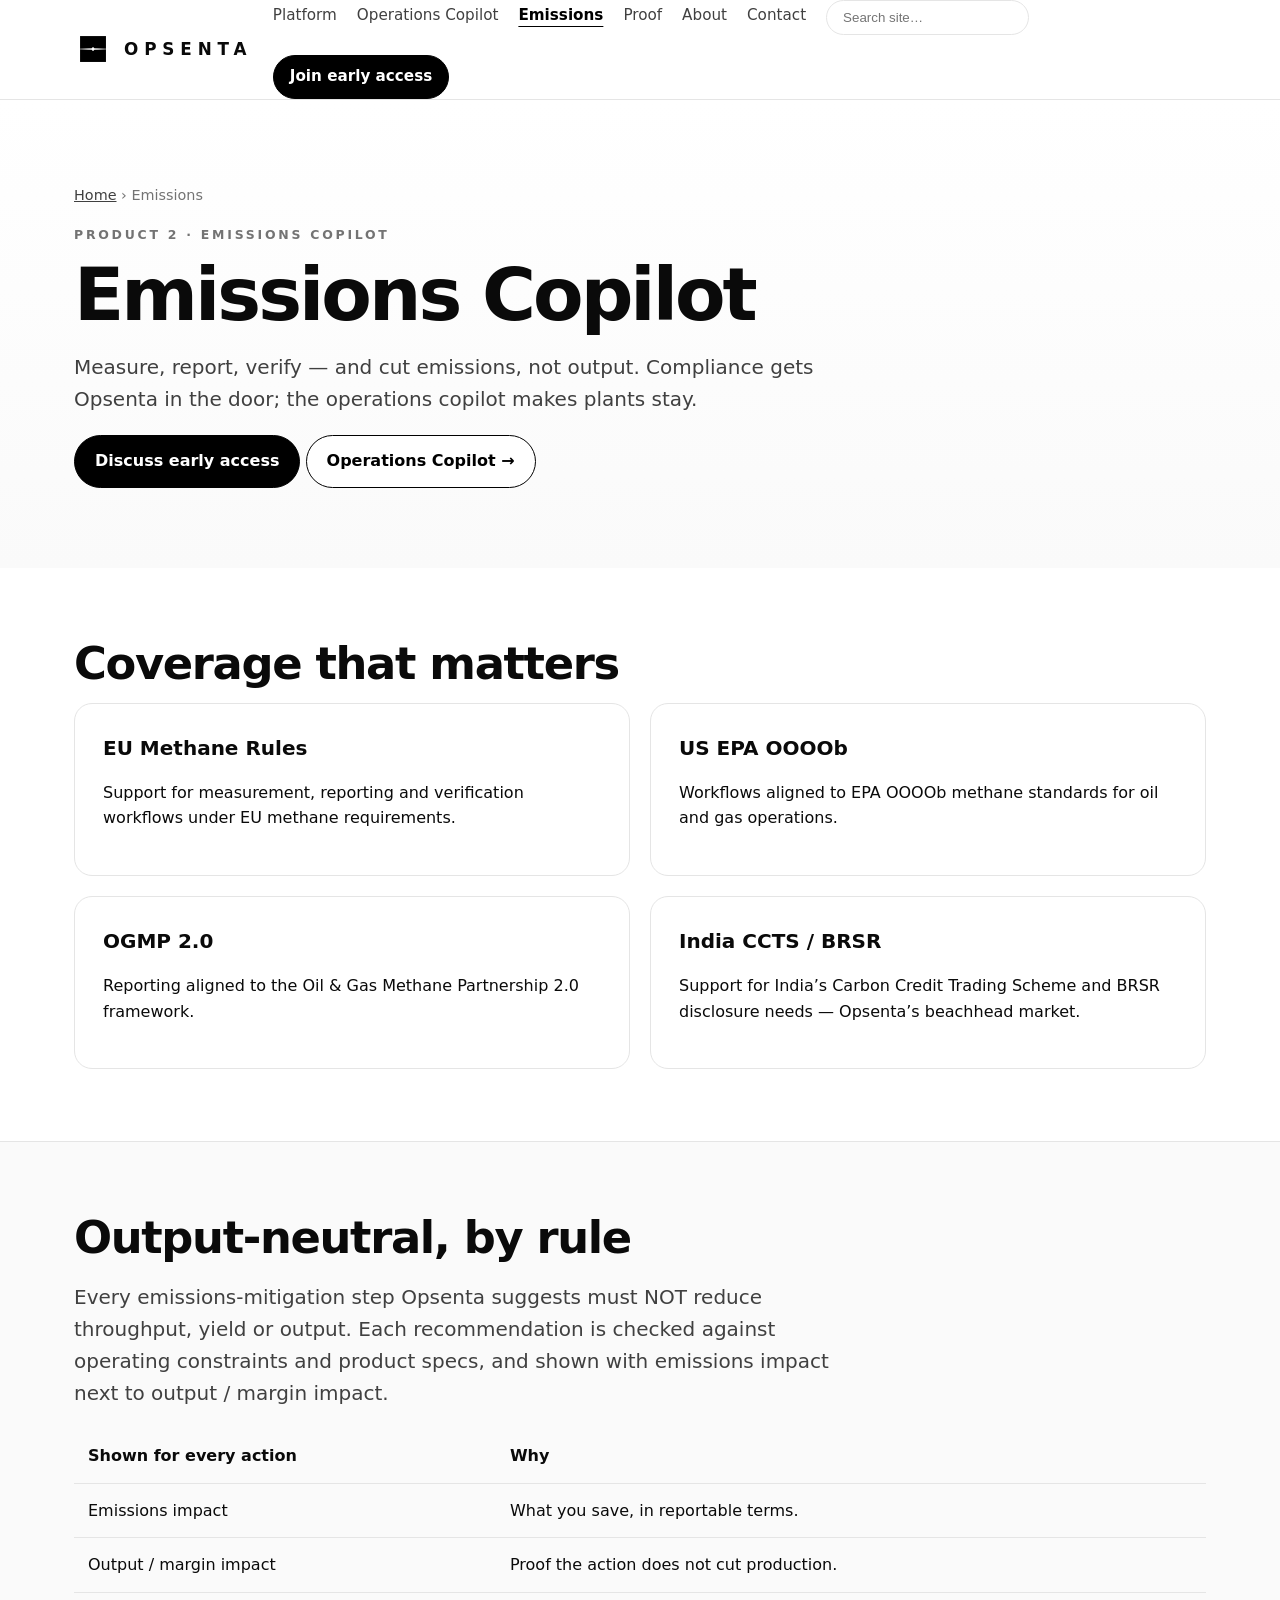
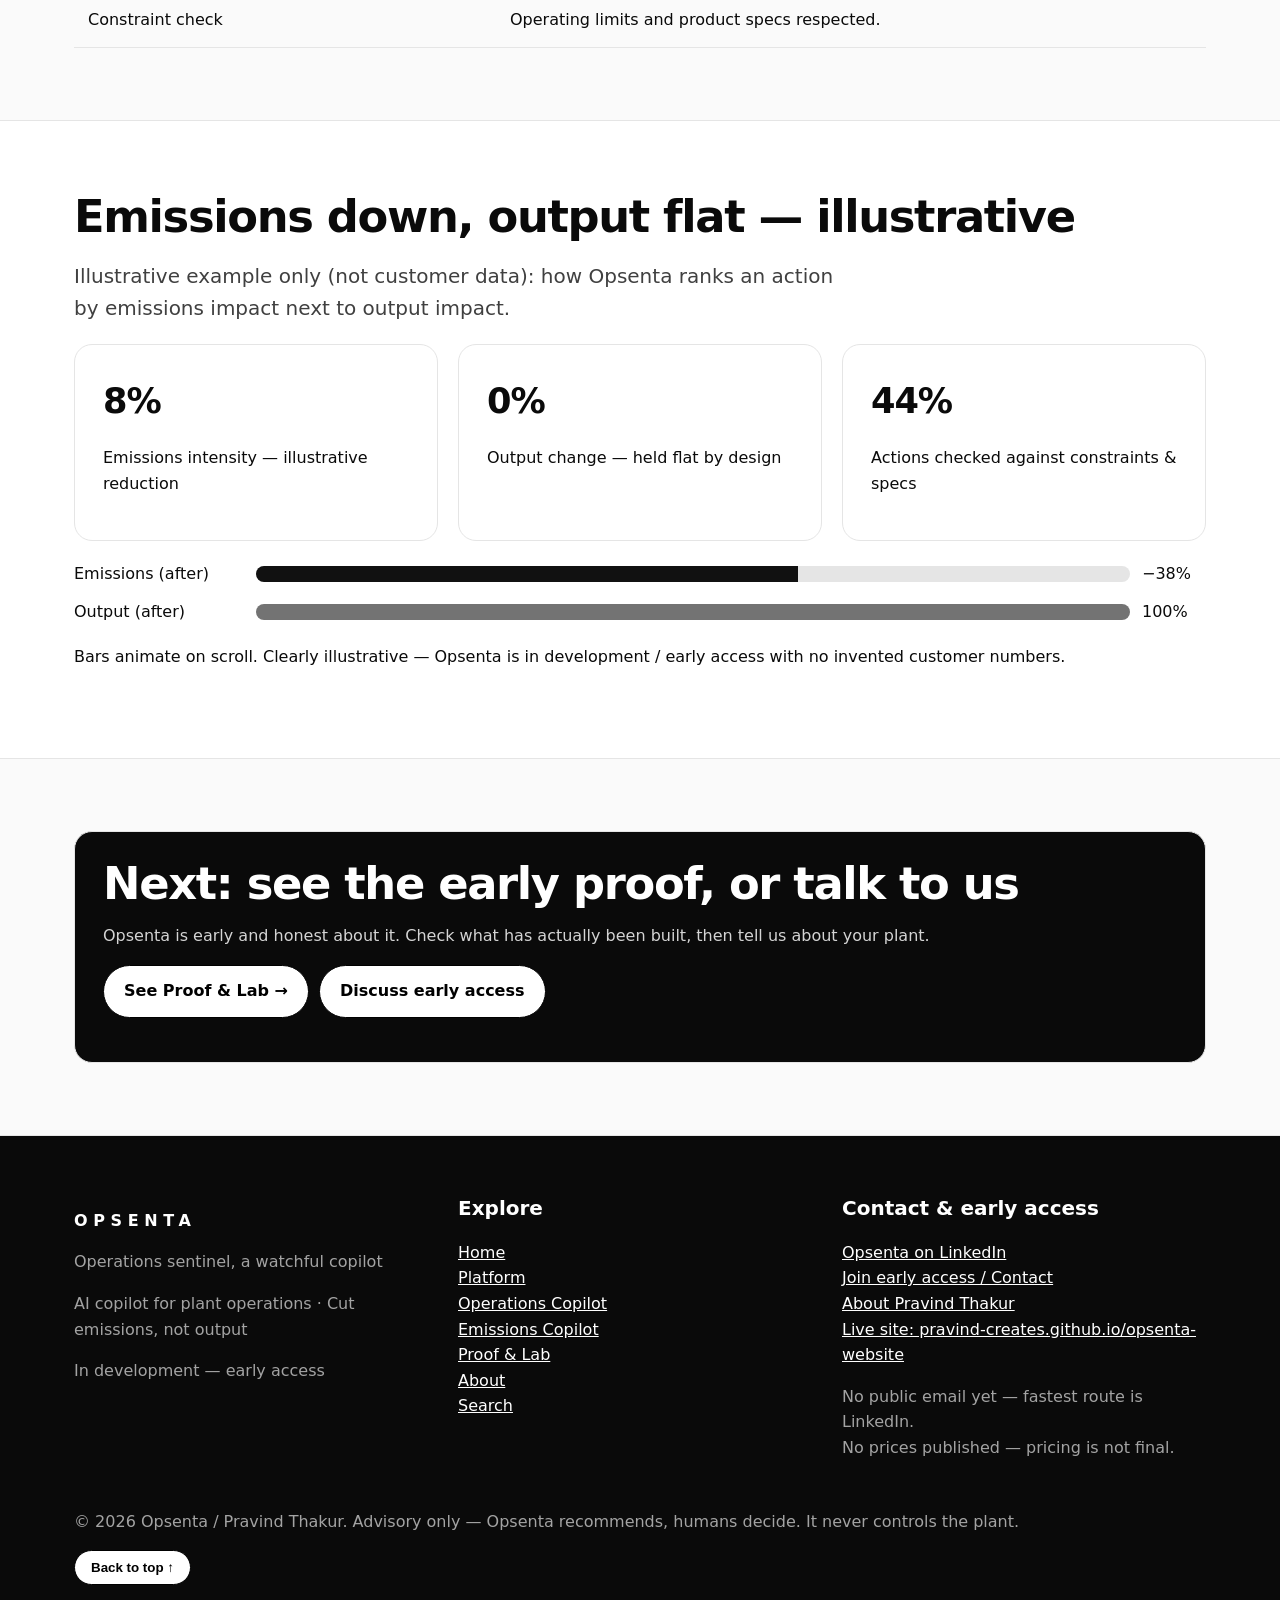
<file: emissions.html>
<!doctype html><html lang="en"><head><meta charset="utf-8"><meta name="viewport" content="width=device-width, initial-scale=1"><meta name="robots" content="index,follow">
<title>Emissions Copilot — Compliance without cutting output | Opsenta</title><meta name="description" content="Emissions and methane compliance for EU methane rules, US EPA OOOOb, OGMP 2.0 and India CCTS/BRSR — with output-neutral mitigation ranked by emissions, output and margin."><link rel="canonical" href="https://pravind-creates.github.io/opsenta-website/emissions.html">
<meta property="og:type" content="website"><meta property="og:site_name" content="Opsenta"><meta property="og:title" content="Emissions Copilot — Compliance without cutting output | Opsenta"><meta property="og:description" content="Emissions and methane compliance for EU methane rules, US EPA OOOOb, OGMP 2.0 and India CCTS/BRSR — with output-neutral mitigation ranked by emissions, output and margin."><meta property="og:url" content="https://pravind-creates.github.io/opsenta-website/emissions.html"><meta property="og:image" content="https://pravind-creates.github.io/opsenta-website/assets/img/opsenta_logo.png">
<meta name="twitter:card" content="summary_large_image"><meta name="twitter:title" content="Emissions Copilot — Compliance without cutting output | Opsenta"><meta name="twitter:description" content="Emissions and methane compliance for EU methane rules, US EPA OOOOb, OGMP 2.0 and India CCTS/BRSR — with output-neutral mitigation ranked by emissions, output and margin."><meta name="twitter:image" content="https://pravind-creates.github.io/opsenta-website/assets/img/opsenta_logo.png">
<link rel="icon" href="assets/img/opsenta_icon_square.png" type="image/png"><link rel="apple-touch-icon" href="assets/img/apple-touch-icon.png"><link rel="stylesheet" href="assets/css/styles.css">
<script type="application/ld+json">{"@context":"https://schema.org","@graph":[{"@type":"Organization","name":"Opsenta","url":"https://pravind-creates.github.io/opsenta-website/","logo":"https://pravind-creates.github.io/opsenta-website/assets/img/opsenta_logo.png","sameAs":["https://www.linkedin.com/company/144007583"],"founder":{"@type":"Person","name":"Pravind Thakur"},"contactPoint":{"@type":"ContactPoint","url":"https://pravind-creates.github.io/opsenta-website/contact.html","contactType":"sales"}},{"@type":"WebSite","name":"Opsenta","url":"https://pravind-creates.github.io/opsenta-website/","potentialAction":{"@type":"SearchAction","target":"https://pravind-creates.github.io/opsenta-website/search.html?q={search_term_string}","query-input":"required name=search_term_string"}}]}</script></head><body><a class="skip" href="#main">Skip to content</a><header class="site"><div class="wrap nav"><a class="brand" href="index.html" aria-label="Opsenta home"><img src="assets/img/opsenta_icon_square.png" alt="Opsenta icon">OPSENTA</a><button class="menu-btn" aria-expanded="false" aria-label="Toggle navigation">Menu</button><nav class="main" aria-label="Main navigation"><a href="platform.html">Platform</a><a href="operations-copilot.html">Operations Copilot</a><a href="emissions.html" aria-current="page">Emissions</a><a href="proof.html">Proof</a><a href="about.html">About</a><a href="contact.html">Contact</a><span class="searchbox"><input data-search type="search" placeholder="Search site…" aria-label="Search site"><span class="search-results" role="listbox"></span></span><a class="btn small" href="contact.html">Join early access</a></nav></div></header><main id="main"><section class="hero"><div class="wrap"><nav class="breadcrumb" aria-label="Breadcrumb"><a href="index.html">Home</a> <span aria-hidden="true">›</span> <span aria-current="page">Emissions</span></nav><p class="eyebrow">Product 2 · Emissions Copilot</p><h1>Emissions Copilot</h1><p class="lead">Measure, report, verify — and cut emissions, not output. Compliance gets Opsenta in the door; the operations copilot makes plants stay.</p><p><a class="btn" href="contact.html">Discuss early access</a> <a class="btn secondary" href="operations-copilot.html">Operations Copilot →</a></p></div></section>
<section><div class="wrap"><h2>Coverage that matters</h2><div class="grid grid-2"><article class="card"><h3>EU Methane Rules</h3><p>Support for measurement, reporting and verification workflows under EU methane requirements.</p></article><article class="card"><h3>US EPA OOOOb</h3><p>Workflows aligned to EPA OOOOb methane standards for oil and gas operations.</p></article><article class="card"><h3>OGMP 2.0</h3><p>Reporting aligned to the Oil &amp; Gas Methane Partnership 2.0 framework.</p></article><article class="card"><h3>India CCTS / BRSR</h3><p>Support for India’s Carbon Credit Trading Scheme and BRSR disclosure needs — Opsenta’s beachhead market.</p></article></div></div></section>
<section class="section-grey"><div class="wrap"><h2>Output-neutral, by rule</h2><p class="lead">Every emissions-mitigation step Opsenta suggests must NOT reduce throughput, yield or output. Each recommendation is checked against operating constraints and product specs, and shown with emissions impact next to output / margin impact.</p><table class="table"><tr><th>Shown for every action</th><th>Why</th></tr><tr><td>Emissions impact</td><td>What you save, in reportable terms.</td></tr><tr><td>Output / margin impact</td><td>Proof the action does not cut production.</td></tr><tr><td>Constraint check</td><td>Operating limits and product specs respected.</td></tr></table></div></section>
<section><div class="wrap reveal"><h2>Emissions down, output flat — illustrative</h2><p class="lead">Illustrative example only (not customer data): how Opsenta ranks an action by emissions impact next to output impact.</p><div class="grid grid-3"><div class="card"><div class="counter" data-count="18" data-suffix="%">0%</div><p>Emissions intensity — illustrative reduction</p></div><div class="card"><div class="counter" data-count="0" data-suffix="%">0%</div><p>Output change — held flat by design</p></div><div class="card"><div class="counter" data-count="100" data-suffix="%">0%</div><p>Actions checked against constraints &amp; specs</p></div></div><div class="bars"><div class="bar-row"><span>Emissions (after)</span><div class="bar-track"><div class="bar-fill" data-width="62"></div></div><span>−38%</span></div><div class="bar-row"><span>Output (after)</span><div class="bar-track"><div class="bar-fill light" data-width="100"></div></div><span>100%</span></div></div><p class="muted">Bars animate on scroll. Clearly illustrative — Opsenta is in development / early access with no invented customer numbers.</p></div></section>
<section class="section-grey"><div class="wrap"><div class="card dark"><h2>Next: see the early proof, or talk to us</h2><p>Opsenta is early and honest about it. Check what has actually been built, then tell us about your plant.</p><p><a class="btn secondary" href="proof.html">See Proof &amp; Lab →</a> &nbsp;<a class="btn secondary" href="contact.html">Discuss early access</a></p></div></div></section></main><footer><div class="wrap"><div class="grid grid-3"><div><p style="letter-spacing:.35em;font-weight:800">OPSENTA</p><p class="muted">Operations sentinel, a watchful copilot</p><p class="muted">AI copilot for plant operations · Cut emissions, not output</p><p class="muted">In development — early access</p></div><div><h3>Explore</h3><p><a href="index.html">Home</a><br><a href="platform.html">Platform</a><br><a href="operations-copilot.html">Operations Copilot</a><br><a href="emissions.html">Emissions Copilot</a><br><a href="proof.html">Proof &amp; Lab</a><br><a href="about.html">About</a><br><a href="search.html">Search</a></p></div><div><h3>Contact &amp; early access</h3><p><a href="https://www.linkedin.com/company/144007583" target="_blank" rel="noopener">Opsenta on LinkedIn</a><br><a href="contact.html">Join early access / Contact</a><br><a href="about.html">About Pravind Thakur</a><br><a href="https://pravind-creates.github.io/opsenta-website/">Live site: pravind-creates.github.io/opsenta-website</a></p><p class="muted">No public email yet — fastest route is LinkedIn.<br>No prices published — pricing is not final.</p></div></div><p class="muted" style="margin-top:32px">© 2026 Opsenta / Pravind Thakur. Advisory only — Opsenta recommends, humans decide. It never controls the plant.</p><p><button class="btn secondary small" id="back-to-top" type="button">Back to top ↑</button></p></div></footer><script src="assets/js/main.js"></script></body></html>
</file>
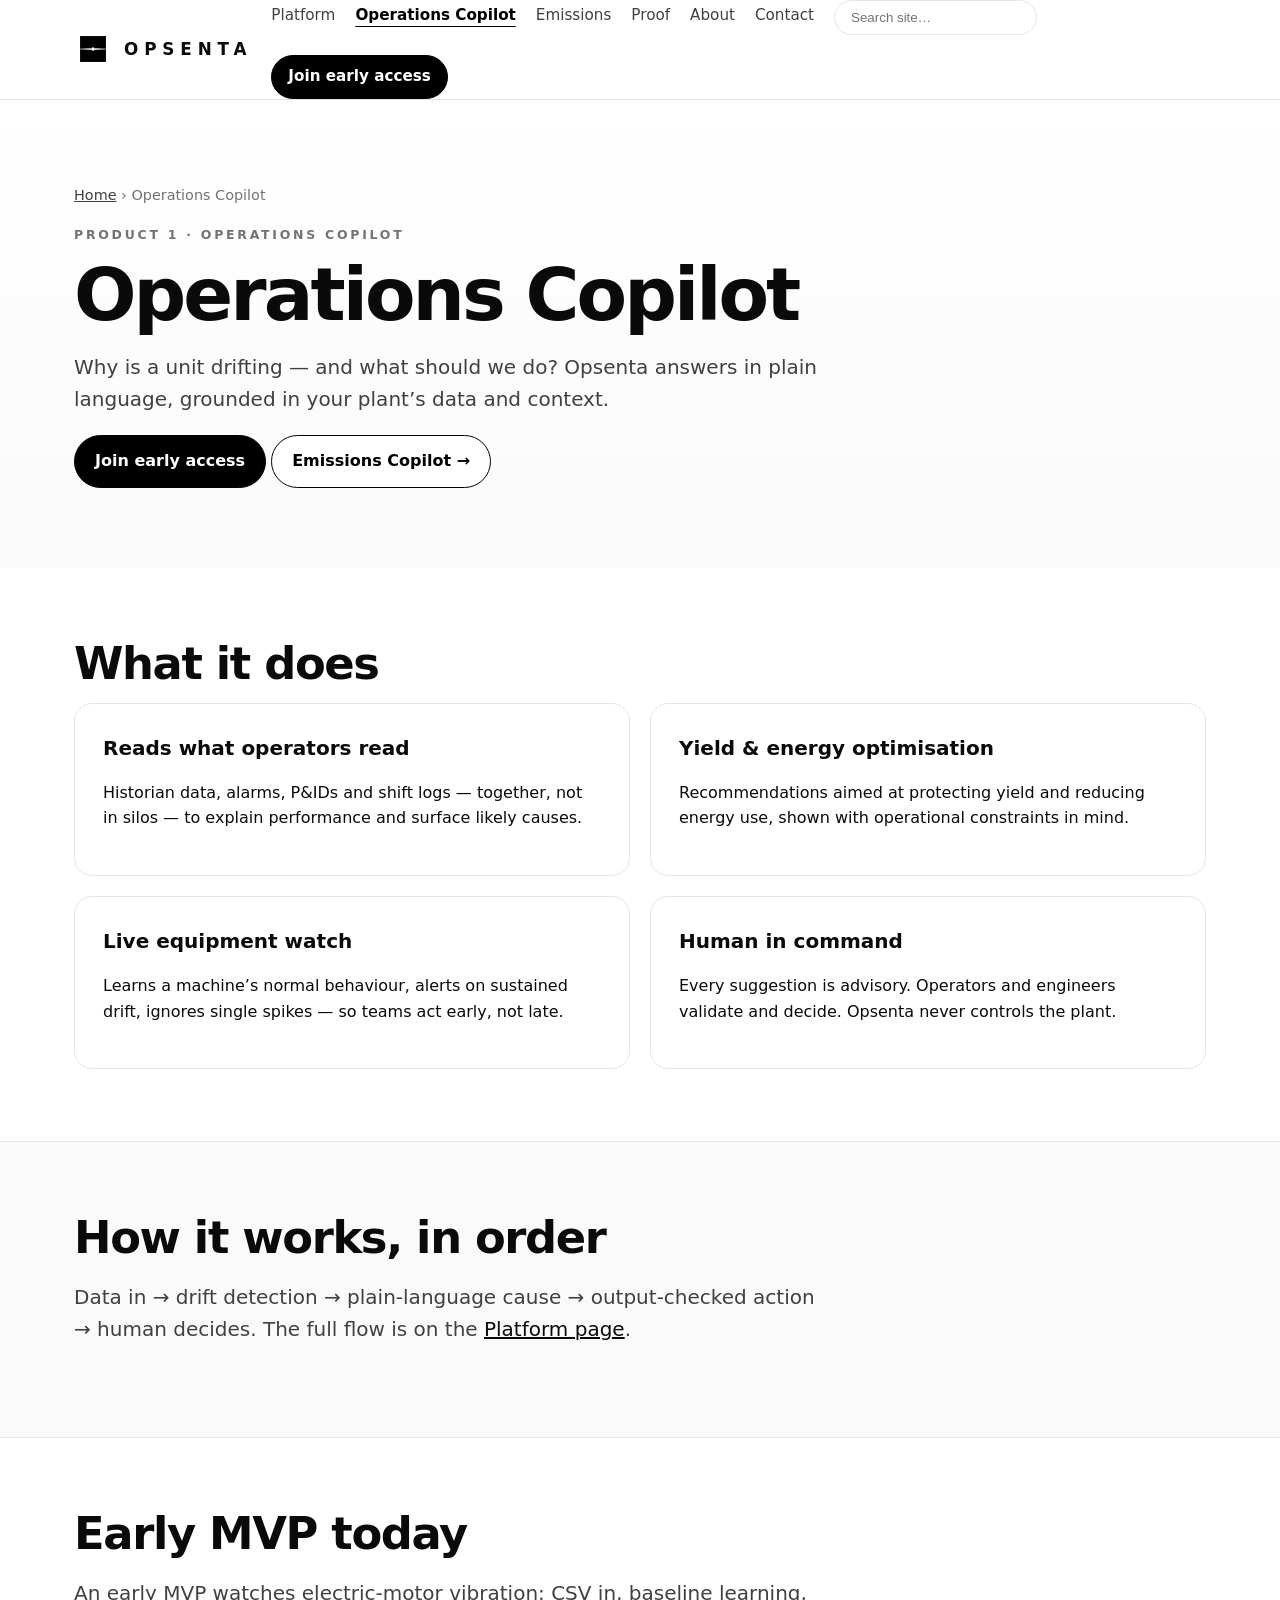
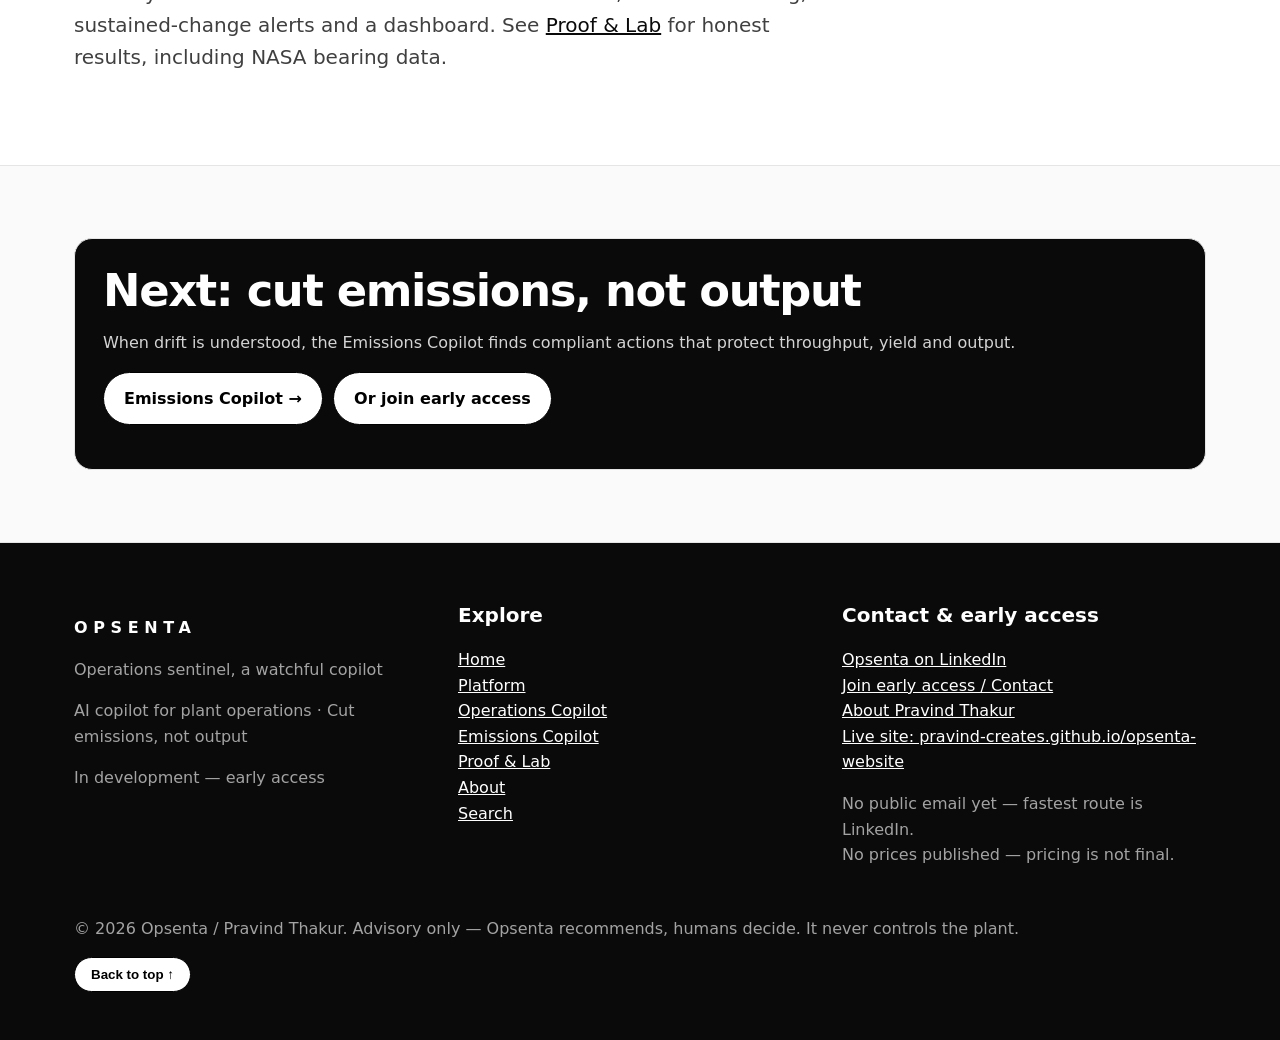
<file: operations-copilot.html>
<!doctype html><html lang="en"><head><meta charset="utf-8"><meta name="viewport" content="width=device-width, initial-scale=1"><meta name="robots" content="index,follow">
<title>Operations Copilot — Why is the unit drifting? | Opsenta</title><meta name="description" content="Opsenta Operations Copilot reads historian data, alarms, P&IDs and shift logs, explains drift in plain language and supports yield and energy optimisation."><link rel="canonical" href="https://pravind-creates.github.io/opsenta-website/operations-copilot.html">
<meta property="og:type" content="website"><meta property="og:site_name" content="Opsenta"><meta property="og:title" content="Operations Copilot — Why is the unit drifting? | Opsenta"><meta property="og:description" content="Opsenta Operations Copilot reads historian data, alarms, P&IDs and shift logs, explains drift in plain language and supports yield and energy optimisation."><meta property="og:url" content="https://pravind-creates.github.io/opsenta-website/operations-copilot.html"><meta property="og:image" content="https://pravind-creates.github.io/opsenta-website/assets/img/opsenta_logo.png">
<meta name="twitter:card" content="summary_large_image"><meta name="twitter:title" content="Operations Copilot — Why is the unit drifting? | Opsenta"><meta name="twitter:description" content="Opsenta Operations Copilot reads historian data, alarms, P&IDs and shift logs, explains drift in plain language and supports yield and energy optimisation."><meta name="twitter:image" content="https://pravind-creates.github.io/opsenta-website/assets/img/opsenta_logo.png">
<link rel="icon" href="assets/img/opsenta_icon_square.png" type="image/png"><link rel="apple-touch-icon" href="assets/img/apple-touch-icon.png"><link rel="stylesheet" href="assets/css/styles.css">
<script type="application/ld+json">{"@context":"https://schema.org","@graph":[{"@type":"Organization","name":"Opsenta","url":"https://pravind-creates.github.io/opsenta-website/","logo":"https://pravind-creates.github.io/opsenta-website/assets/img/opsenta_logo.png","sameAs":["https://www.linkedin.com/company/144007583"],"founder":{"@type":"Person","name":"Pravind Thakur"},"contactPoint":{"@type":"ContactPoint","url":"https://pravind-creates.github.io/opsenta-website/contact.html","contactType":"sales"}},{"@type":"WebSite","name":"Opsenta","url":"https://pravind-creates.github.io/opsenta-website/","potentialAction":{"@type":"SearchAction","target":"https://pravind-creates.github.io/opsenta-website/search.html?q={search_term_string}","query-input":"required name=search_term_string"}}]}</script></head><body><a class="skip" href="#main">Skip to content</a><header class="site"><div class="wrap nav"><a class="brand" href="index.html" aria-label="Opsenta home"><img src="assets/img/opsenta_icon_square.png" alt="Opsenta icon">OPSENTA</a><button class="menu-btn" aria-expanded="false" aria-label="Toggle navigation">Menu</button><nav class="main" aria-label="Main navigation"><a href="platform.html">Platform</a><a href="operations-copilot.html" aria-current="page">Operations Copilot</a><a href="emissions.html">Emissions</a><a href="proof.html">Proof</a><a href="about.html">About</a><a href="contact.html">Contact</a><span class="searchbox"><input data-search type="search" placeholder="Search site…" aria-label="Search site"><span class="search-results" role="listbox"></span></span><a class="btn small" href="contact.html">Join early access</a></nav></div></header><main id="main"><section class="hero"><div class="wrap"><nav class="breadcrumb" aria-label="Breadcrumb"><a href="index.html">Home</a> <span aria-hidden="true">›</span> <span aria-current="page">Operations Copilot</span></nav><p class="eyebrow">Product 1 · Operations Copilot</p><h1>Operations Copilot</h1><p class="lead">Why is a unit drifting — and what should we do? Opsenta answers in plain language, grounded in your plant’s data and context.</p><p><a class="btn" href="contact.html">Join early access</a> <a class="btn secondary" href="emissions.html">Emissions Copilot →</a></p></div></section>
<section><div class="wrap"><h2>What it does</h2><div class="grid grid-2"><article class="card"><h3>Reads what operators read</h3><p>Historian data, alarms, P&amp;IDs and shift logs — together, not in silos — to explain performance and surface likely causes.</p></article><article class="card"><h3>Yield &amp; energy optimisation</h3><p>Recommendations aimed at protecting yield and reducing energy use, shown with operational constraints in mind.</p></article><article class="card"><h3>Live equipment watch</h3><p>Learns a machine’s normal behaviour, alerts on sustained drift, ignores single spikes — so teams act early, not late.</p></article><article class="card"><h3>Human in command</h3><p>Every suggestion is advisory. Operators and engineers validate and decide. Opsenta never controls the plant.</p></article></div></div></section>
<section class="section-grey"><div class="wrap"><h2>How it works, in order</h2><p class="lead">Data in → drift detection → plain-language cause → output-checked action → human decides. The full flow is on the <a href="platform.html">Platform page</a>.</p></div></section>
<section><div class="wrap"><h2>Early MVP today</h2><p class="lead">An early MVP watches electric-motor vibration: CSV in, baseline learning, sustained-change alerts and a dashboard. See <a href="proof.html">Proof &amp; Lab</a> for honest results, including NASA bearing data.</p></div></section>
<section class="section-grey"><div class="wrap"><div class="card dark"><h2>Next: cut emissions, not output</h2><p>When drift is understood, the Emissions Copilot finds compliant actions that protect throughput, yield and output.</p><p><a class="btn secondary" href="emissions.html">Emissions Copilot →</a> &nbsp;<a class="btn secondary" href="contact.html">Or join early access</a></p></div></div></section></main><footer><div class="wrap"><div class="grid grid-3"><div><p style="letter-spacing:.35em;font-weight:800">OPSENTA</p><p class="muted">Operations sentinel, a watchful copilot</p><p class="muted">AI copilot for plant operations · Cut emissions, not output</p><p class="muted">In development — early access</p></div><div><h3>Explore</h3><p><a href="index.html">Home</a><br><a href="platform.html">Platform</a><br><a href="operations-copilot.html">Operations Copilot</a><br><a href="emissions.html">Emissions Copilot</a><br><a href="proof.html">Proof &amp; Lab</a><br><a href="about.html">About</a><br><a href="search.html">Search</a></p></div><div><h3>Contact &amp; early access</h3><p><a href="https://www.linkedin.com/company/144007583" target="_blank" rel="noopener">Opsenta on LinkedIn</a><br><a href="contact.html">Join early access / Contact</a><br><a href="about.html">About Pravind Thakur</a><br><a href="https://pravind-creates.github.io/opsenta-website/">Live site: pravind-creates.github.io/opsenta-website</a></p><p class="muted">No public email yet — fastest route is LinkedIn.<br>No prices published — pricing is not final.</p></div></div><p class="muted" style="margin-top:32px">© 2026 Opsenta / Pravind Thakur. Advisory only — Opsenta recommends, humans decide. It never controls the plant.</p><p><button class="btn secondary small" id="back-to-top" type="button">Back to top ↑</button></p></div></footer><script src="assets/js/main.js"></script></body></html>
</file>
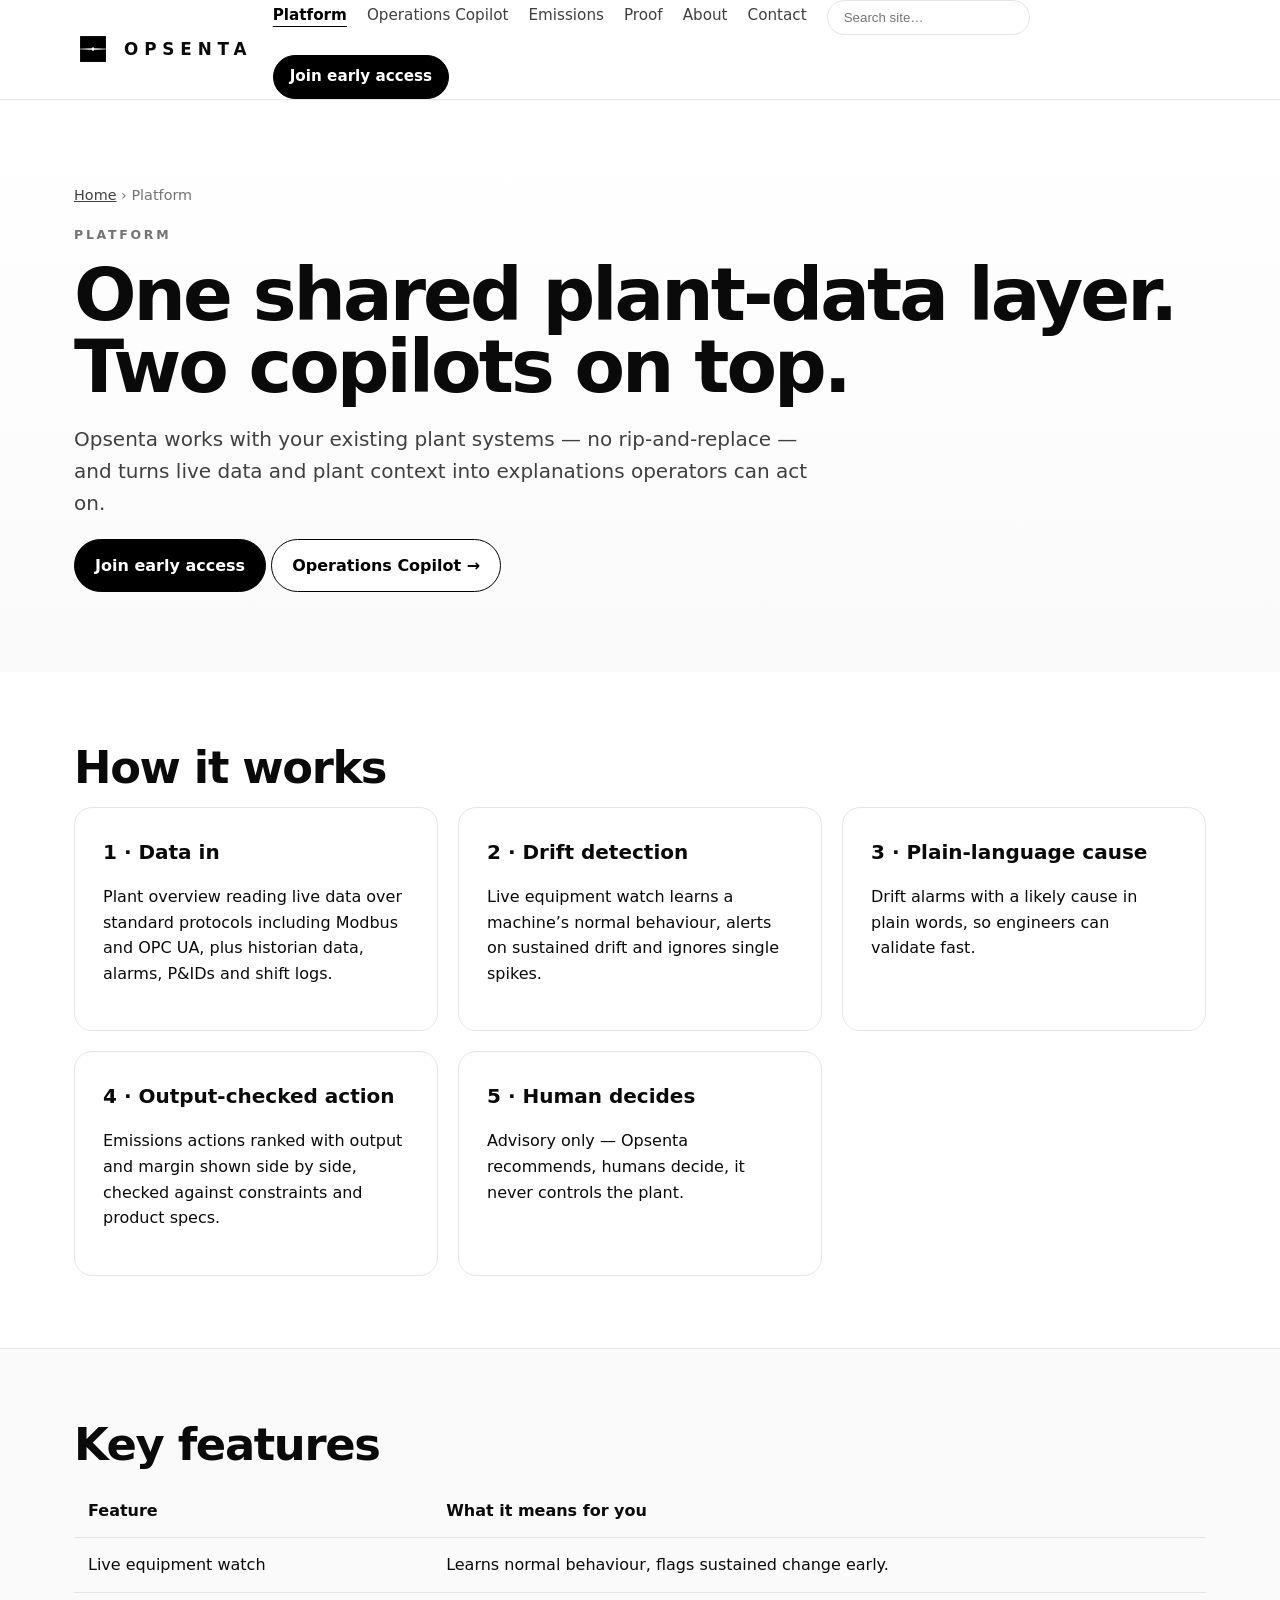
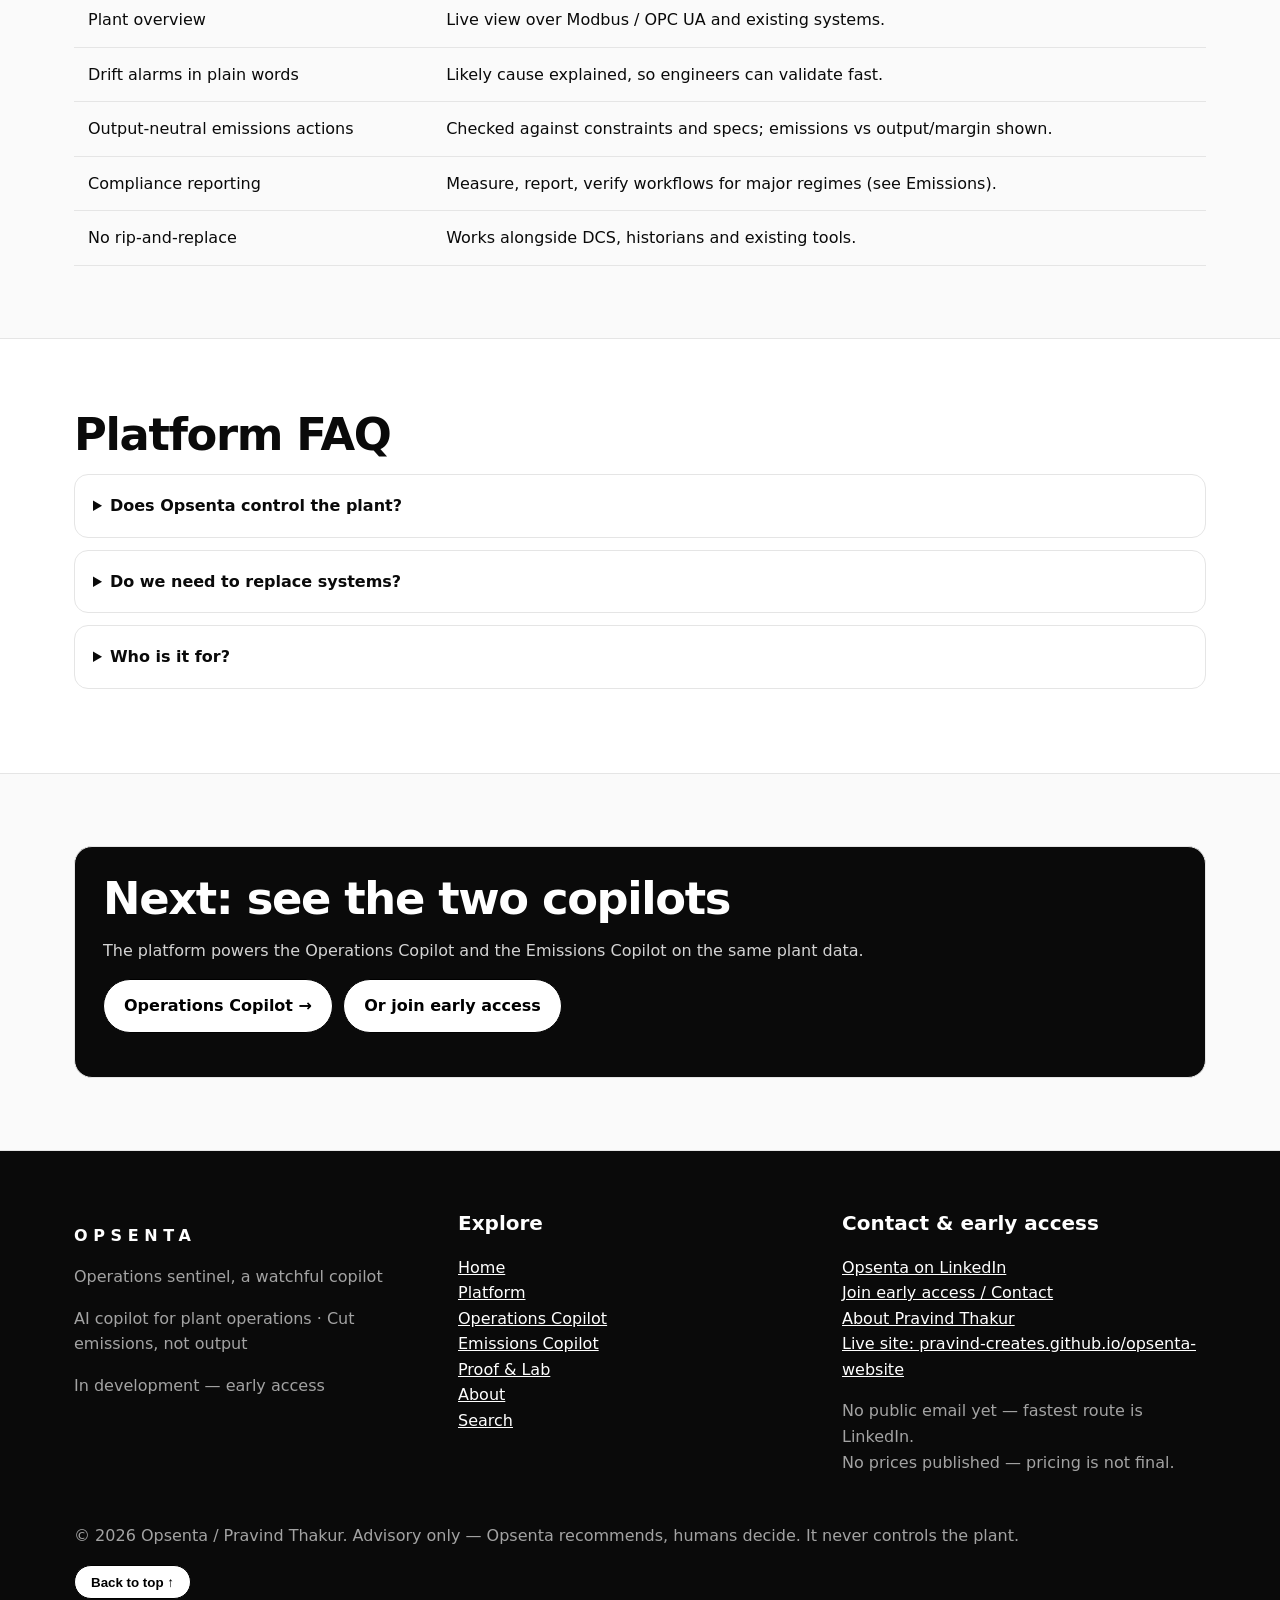
<file: platform.html>
<!doctype html><html lang="en"><head><meta charset="utf-8"><meta name="viewport" content="width=device-width, initial-scale=1"><meta name="robots" content="index,follow">
<title>Platform — Shared plant-data layer | Opsenta</title><meta name="description" content="How Opsenta connects over Modbus and OPC UA to historians, alarms, P&IDs and shift logs — live equipment watch, plant overview and drift alarms, with no rip-and-replace."><link rel="canonical" href="https://pravind-creates.github.io/opsenta-website/platform.html">
<meta property="og:type" content="website"><meta property="og:site_name" content="Opsenta"><meta property="og:title" content="Platform — Shared plant-data layer | Opsenta"><meta property="og:description" content="How Opsenta connects over Modbus and OPC UA to historians, alarms, P&IDs and shift logs — live equipment watch, plant overview and drift alarms, with no rip-and-replace."><meta property="og:url" content="https://pravind-creates.github.io/opsenta-website/platform.html"><meta property="og:image" content="https://pravind-creates.github.io/opsenta-website/assets/img/opsenta_logo.png">
<meta name="twitter:card" content="summary_large_image"><meta name="twitter:title" content="Platform — Shared plant-data layer | Opsenta"><meta name="twitter:description" content="How Opsenta connects over Modbus and OPC UA to historians, alarms, P&IDs and shift logs — live equipment watch, plant overview and drift alarms, with no rip-and-replace."><meta name="twitter:image" content="https://pravind-creates.github.io/opsenta-website/assets/img/opsenta_logo.png">
<link rel="icon" href="assets/img/opsenta_icon_square.png" type="image/png"><link rel="apple-touch-icon" href="assets/img/apple-touch-icon.png"><link rel="stylesheet" href="assets/css/styles.css">
<script type="application/ld+json">{"@context":"https://schema.org","@graph":[{"@type":"Organization","name":"Opsenta","url":"https://pravind-creates.github.io/opsenta-website/","logo":"https://pravind-creates.github.io/opsenta-website/assets/img/opsenta_logo.png","sameAs":["https://www.linkedin.com/company/144007583"],"founder":{"@type":"Person","name":"Pravind Thakur"},"contactPoint":{"@type":"ContactPoint","url":"https://pravind-creates.github.io/opsenta-website/contact.html","contactType":"sales"}},{"@type":"WebSite","name":"Opsenta","url":"https://pravind-creates.github.io/opsenta-website/","potentialAction":{"@type":"SearchAction","target":"https://pravind-creates.github.io/opsenta-website/search.html?q={search_term_string}","query-input":"required name=search_term_string"}}]}</script></head><body><a class="skip" href="#main">Skip to content</a><header class="site"><div class="wrap nav"><a class="brand" href="index.html" aria-label="Opsenta home"><img src="assets/img/opsenta_icon_square.png" alt="Opsenta icon">OPSENTA</a><button class="menu-btn" aria-expanded="false" aria-label="Toggle navigation">Menu</button><nav class="main" aria-label="Main navigation"><a href="platform.html" aria-current="page">Platform</a><a href="operations-copilot.html">Operations Copilot</a><a href="emissions.html">Emissions</a><a href="proof.html">Proof</a><a href="about.html">About</a><a href="contact.html">Contact</a><span class="searchbox"><input data-search type="search" placeholder="Search site…" aria-label="Search site"><span class="search-results" role="listbox"></span></span><a class="btn small" href="contact.html">Join early access</a></nav></div></header><main id="main"><section class="hero"><div class="wrap"><nav class="breadcrumb" aria-label="Breadcrumb"><a href="index.html">Home</a> <span aria-hidden="true">›</span> <span aria-current="page">Platform</span></nav><p class="eyebrow">Platform</p><h1>One shared plant-data layer. Two copilots on top.</h1><p class="lead">Opsenta works with your existing plant systems — no rip-and-replace — and turns live data and plant context into explanations operators can act on.</p><p><a class="btn" href="contact.html">Join early access</a> <a class="btn secondary" href="operations-copilot.html">Operations Copilot →</a></p></div></section>
<section><div class="wrap"><h2>How it works</h2><div class="grid grid-3"><article class="card"><h3>1 · Data in</h3><p>Plant overview reading live data over standard protocols including Modbus and OPC UA, plus historian data, alarms, P&amp;IDs and shift logs.</p></article><article class="card"><h3>2 · Drift detection</h3><p>Live equipment watch learns a machine’s normal behaviour, alerts on sustained drift and ignores single spikes.</p></article><article class="card"><h3>3 · Plain-language cause</h3><p>Drift alarms with a likely cause in plain words, so engineers can validate fast.</p></article><article class="card"><h3>4 · Output-checked action</h3><p>Emissions actions ranked with output and margin shown side by side, checked against constraints and product specs.</p></article><article class="card"><h3>5 · Human decides</h3><p>Advisory only — Opsenta recommends, humans decide, it never controls the plant.</p></article></div></div></section>
<section class="section-grey"><div class="wrap"><h2>Key features</h2><table class="table"><tr><th>Feature</th><th>What it means for you</th></tr><tr><td>Live equipment watch</td><td>Learns normal behaviour, flags sustained change early.</td></tr><tr><td>Plant overview</td><td>Live view over Modbus / OPC UA and existing systems.</td></tr><tr><td>Drift alarms in plain words</td><td>Likely cause explained, so engineers can validate fast.</td></tr><tr><td>Output-neutral emissions actions</td><td>Checked against constraints and specs; emissions vs output/margin shown.</td></tr><tr><td>Compliance reporting</td><td>Measure, report, verify workflows for major regimes (see Emissions).</td></tr><tr><td>No rip-and-replace</td><td>Works alongside DCS, historians and existing tools.</td></tr></table></div></section>
<section><div class="wrap"><div class="faq"><h2>Platform FAQ</h2><details><summary><strong>Does Opsenta control the plant?</strong></summary><p>No. It is advisory only — it recommends, humans decide, it never controls the plant.</p></details><details><summary><strong>Do we need to replace systems?</strong></summary><p>No. Opsenta is designed to work with existing plant systems and standard protocols.</p></details><details><summary><strong>Who is it for?</strong></summary><p>B2B only: refineries, petrochemical and process plants. Beachhead in India, then Middle East, then worldwide.</p></details></div></div></section>
<section class="section-grey"><div class="wrap"><div class="card dark"><h2>Next: see the two copilots</h2><p>The platform powers the Operations Copilot and the Emissions Copilot on the same plant data.</p><p><a class="btn secondary" href="operations-copilot.html">Operations Copilot →</a> &nbsp;<a class="btn secondary" href="contact.html">Or join early access</a></p></div></div></section></main><footer><div class="wrap"><div class="grid grid-3"><div><p style="letter-spacing:.35em;font-weight:800">OPSENTA</p><p class="muted">Operations sentinel, a watchful copilot</p><p class="muted">AI copilot for plant operations · Cut emissions, not output</p><p class="muted">In development — early access</p></div><div><h3>Explore</h3><p><a href="index.html">Home</a><br><a href="platform.html">Platform</a><br><a href="operations-copilot.html">Operations Copilot</a><br><a href="emissions.html">Emissions Copilot</a><br><a href="proof.html">Proof &amp; Lab</a><br><a href="about.html">About</a><br><a href="search.html">Search</a></p></div><div><h3>Contact &amp; early access</h3><p><a href="https://www.linkedin.com/company/144007583" target="_blank" rel="noopener">Opsenta on LinkedIn</a><br><a href="contact.html">Join early access / Contact</a><br><a href="about.html">About Pravind Thakur</a><br><a href="https://pravind-creates.github.io/opsenta-website/">Live site: pravind-creates.github.io/opsenta-website</a></p><p class="muted">No public email yet — fastest route is LinkedIn.<br>No prices published — pricing is not final.</p></div></div><p class="muted" style="margin-top:32px">© 2026 Opsenta / Pravind Thakur. Advisory only — Opsenta recommends, humans decide. It never controls the plant.</p><p><button class="btn secondary small" id="back-to-top" type="button">Back to top ↑</button></p></div></footer><script src="assets/js/main.js"></script></body></html>
</file>
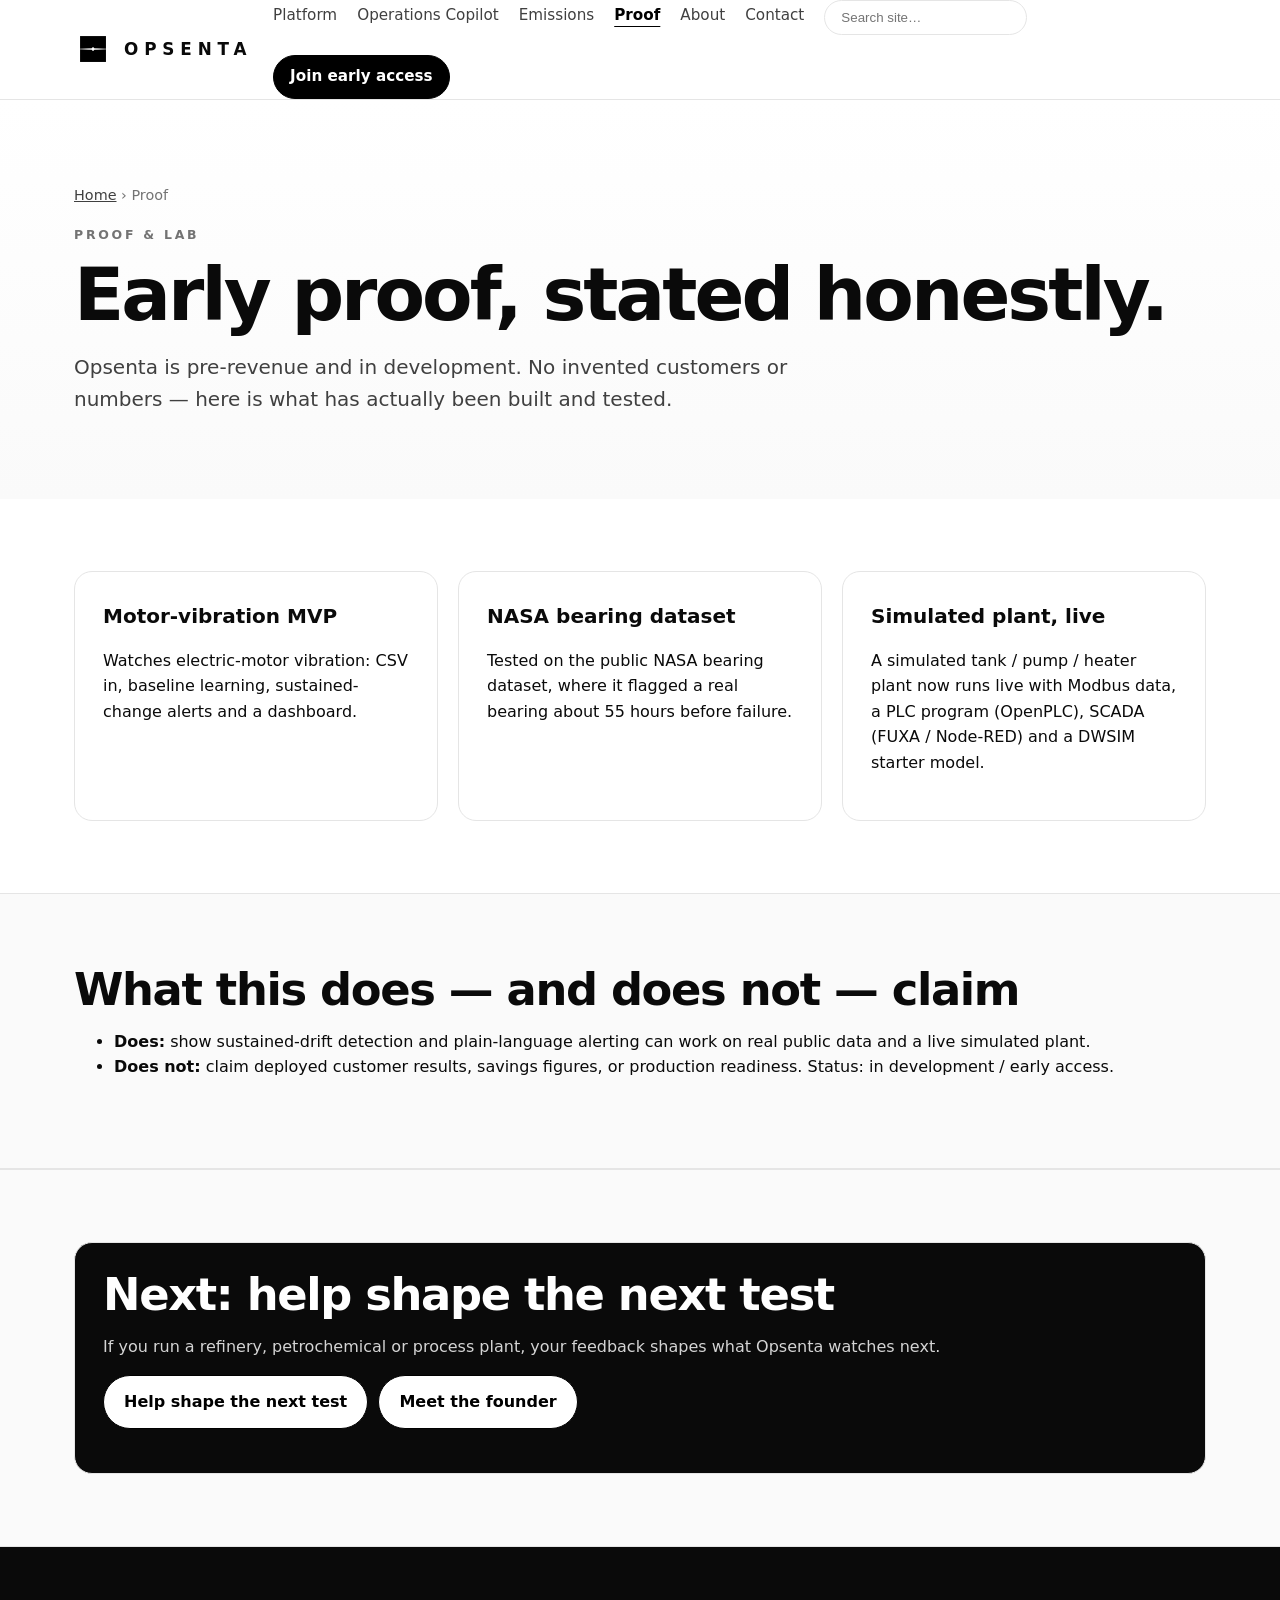
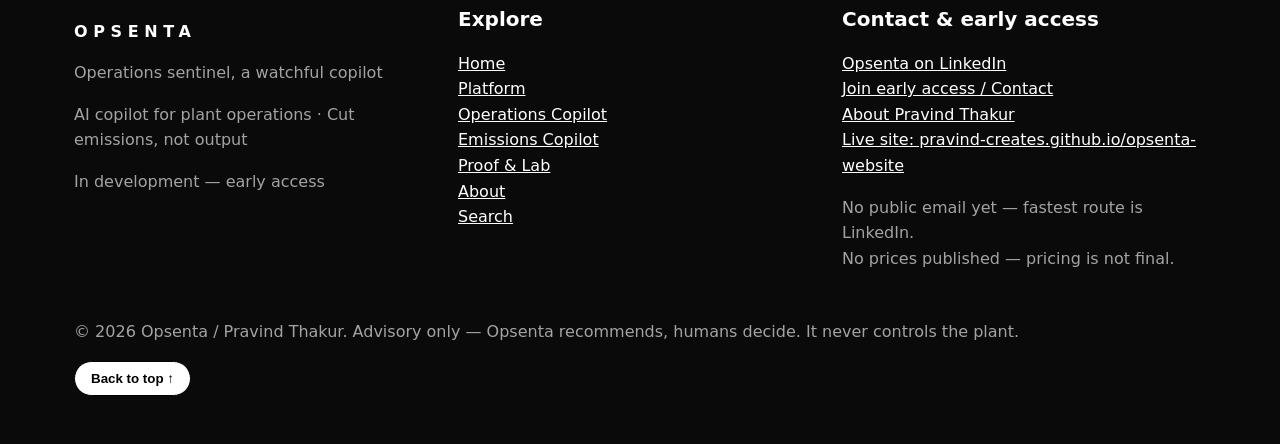
<file: proof.html>
<!doctype html><html lang="en"><head><meta charset="utf-8"><meta name="viewport" content="width=device-width, initial-scale=1"><meta name="robots" content="index,follow">
<title>Proof & Lab — Honest early evidence | Opsenta</title><meta name="description" content="Early, honest proof: motor-vibration MVP, NASA bearing dataset flagged ~55 hours before failure, and a live simulated tank/pump/heater plant with Modbus, OpenPLC and SCADA."><link rel="canonical" href="https://pravind-creates.github.io/opsenta-website/proof.html">
<meta property="og:type" content="website"><meta property="og:site_name" content="Opsenta"><meta property="og:title" content="Proof & Lab — Honest early evidence | Opsenta"><meta property="og:description" content="Early, honest proof: motor-vibration MVP, NASA bearing dataset flagged ~55 hours before failure, and a live simulated tank/pump/heater plant with Modbus, OpenPLC and SCADA."><meta property="og:url" content="https://pravind-creates.github.io/opsenta-website/proof.html"><meta property="og:image" content="https://pravind-creates.github.io/opsenta-website/assets/img/opsenta_logo.png">
<meta name="twitter:card" content="summary_large_image"><meta name="twitter:title" content="Proof & Lab — Honest early evidence | Opsenta"><meta name="twitter:description" content="Early, honest proof: motor-vibration MVP, NASA bearing dataset flagged ~55 hours before failure, and a live simulated tank/pump/heater plant with Modbus, OpenPLC and SCADA."><meta name="twitter:image" content="https://pravind-creates.github.io/opsenta-website/assets/img/opsenta_logo.png">
<link rel="icon" href="assets/img/opsenta_icon_square.png" type="image/png"><link rel="apple-touch-icon" href="assets/img/apple-touch-icon.png"><link rel="stylesheet" href="assets/css/styles.css">
<script type="application/ld+json">{"@context":"https://schema.org","@graph":[{"@type":"Organization","name":"Opsenta","url":"https://pravind-creates.github.io/opsenta-website/","logo":"https://pravind-creates.github.io/opsenta-website/assets/img/opsenta_logo.png","sameAs":["https://www.linkedin.com/company/144007583"],"founder":{"@type":"Person","name":"Pravind Thakur"},"contactPoint":{"@type":"ContactPoint","url":"https://pravind-creates.github.io/opsenta-website/contact.html","contactType":"sales"}},{"@type":"WebSite","name":"Opsenta","url":"https://pravind-creates.github.io/opsenta-website/","potentialAction":{"@type":"SearchAction","target":"https://pravind-creates.github.io/opsenta-website/search.html?q={search_term_string}","query-input":"required name=search_term_string"}}]}</script></head><body><a class="skip" href="#main">Skip to content</a><header class="site"><div class="wrap nav"><a class="brand" href="index.html" aria-label="Opsenta home"><img src="assets/img/opsenta_icon_square.png" alt="Opsenta icon">OPSENTA</a><button class="menu-btn" aria-expanded="false" aria-label="Toggle navigation">Menu</button><nav class="main" aria-label="Main navigation"><a href="platform.html">Platform</a><a href="operations-copilot.html">Operations Copilot</a><a href="emissions.html">Emissions</a><a href="proof.html" aria-current="page">Proof</a><a href="about.html">About</a><a href="contact.html">Contact</a><span class="searchbox"><input data-search type="search" placeholder="Search site…" aria-label="Search site"><span class="search-results" role="listbox"></span></span><a class="btn small" href="contact.html">Join early access</a></nav></div></header><main id="main"><section class="hero"><div class="wrap"><nav class="breadcrumb" aria-label="Breadcrumb"><a href="index.html">Home</a> <span aria-hidden="true">›</span> <span aria-current="page">Proof</span></nav><p class="eyebrow">Proof &amp; Lab</p><h1>Early proof, stated honestly.</h1><p class="lead">Opsenta is pre-revenue and in development. No invented customers or numbers — here is what has actually been built and tested.</p></div></section>
<section><div class="wrap"><div class="grid grid-3"><article class="card"><h3>Motor-vibration MVP</h3><p>Watches electric-motor vibration: CSV in, baseline learning, sustained-change alerts and a dashboard.</p></article><article class="card"><h3>NASA bearing dataset</h3><p>Tested on the public NASA bearing dataset, where it flagged a real bearing about 55 hours before failure.</p></article><article class="card"><h3>Simulated plant, live</h3><p>A simulated tank / pump / heater plant now runs live with Modbus data, a PLC program (OpenPLC), SCADA (FUXA / Node-RED) and a DWSIM starter model.</p></article></div></div></section>
<section class="section-grey"><div class="wrap"><h2>What this does — and does not — claim</h2><ul><li><strong>Does:</strong> show sustained-drift detection and plain-language alerting can work on real public data and a live simulated plant.</li><li><strong>Does not:</strong> claim deployed customer results, savings figures, or production readiness. Status: in development / early access.</li></ul></div></section>
<section class="section-grey"><div class="wrap"><div class="card dark"><h2>Next: help shape the next test</h2><p>If you run a refinery, petrochemical or process plant, your feedback shapes what Opsenta watches next.</p><p><a class="btn secondary" href="contact.html">Help shape the next test</a> &nbsp;<a class="btn secondary" href="about.html">Meet the founder</a></p></div></div></section></main><footer><div class="wrap"><div class="grid grid-3"><div><p style="letter-spacing:.35em;font-weight:800">OPSENTA</p><p class="muted">Operations sentinel, a watchful copilot</p><p class="muted">AI copilot for plant operations · Cut emissions, not output</p><p class="muted">In development — early access</p></div><div><h3>Explore</h3><p><a href="index.html">Home</a><br><a href="platform.html">Platform</a><br><a href="operations-copilot.html">Operations Copilot</a><br><a href="emissions.html">Emissions Copilot</a><br><a href="proof.html">Proof &amp; Lab</a><br><a href="about.html">About</a><br><a href="search.html">Search</a></p></div><div><h3>Contact &amp; early access</h3><p><a href="https://www.linkedin.com/company/144007583" target="_blank" rel="noopener">Opsenta on LinkedIn</a><br><a href="contact.html">Join early access / Contact</a><br><a href="about.html">About Pravind Thakur</a><br><a href="https://pravind-creates.github.io/opsenta-website/">Live site: pravind-creates.github.io/opsenta-website</a></p><p class="muted">No public email yet — fastest route is LinkedIn.<br>No prices published — pricing is not final.</p></div></div><p class="muted" style="margin-top:32px">© 2026 Opsenta / Pravind Thakur. Advisory only — Opsenta recommends, humans decide. It never controls the plant.</p><p><button class="btn secondary small" id="back-to-top" type="button">Back to top ↑</button></p></div></footer><script src="assets/js/main.js"></script></body></html>
</file>
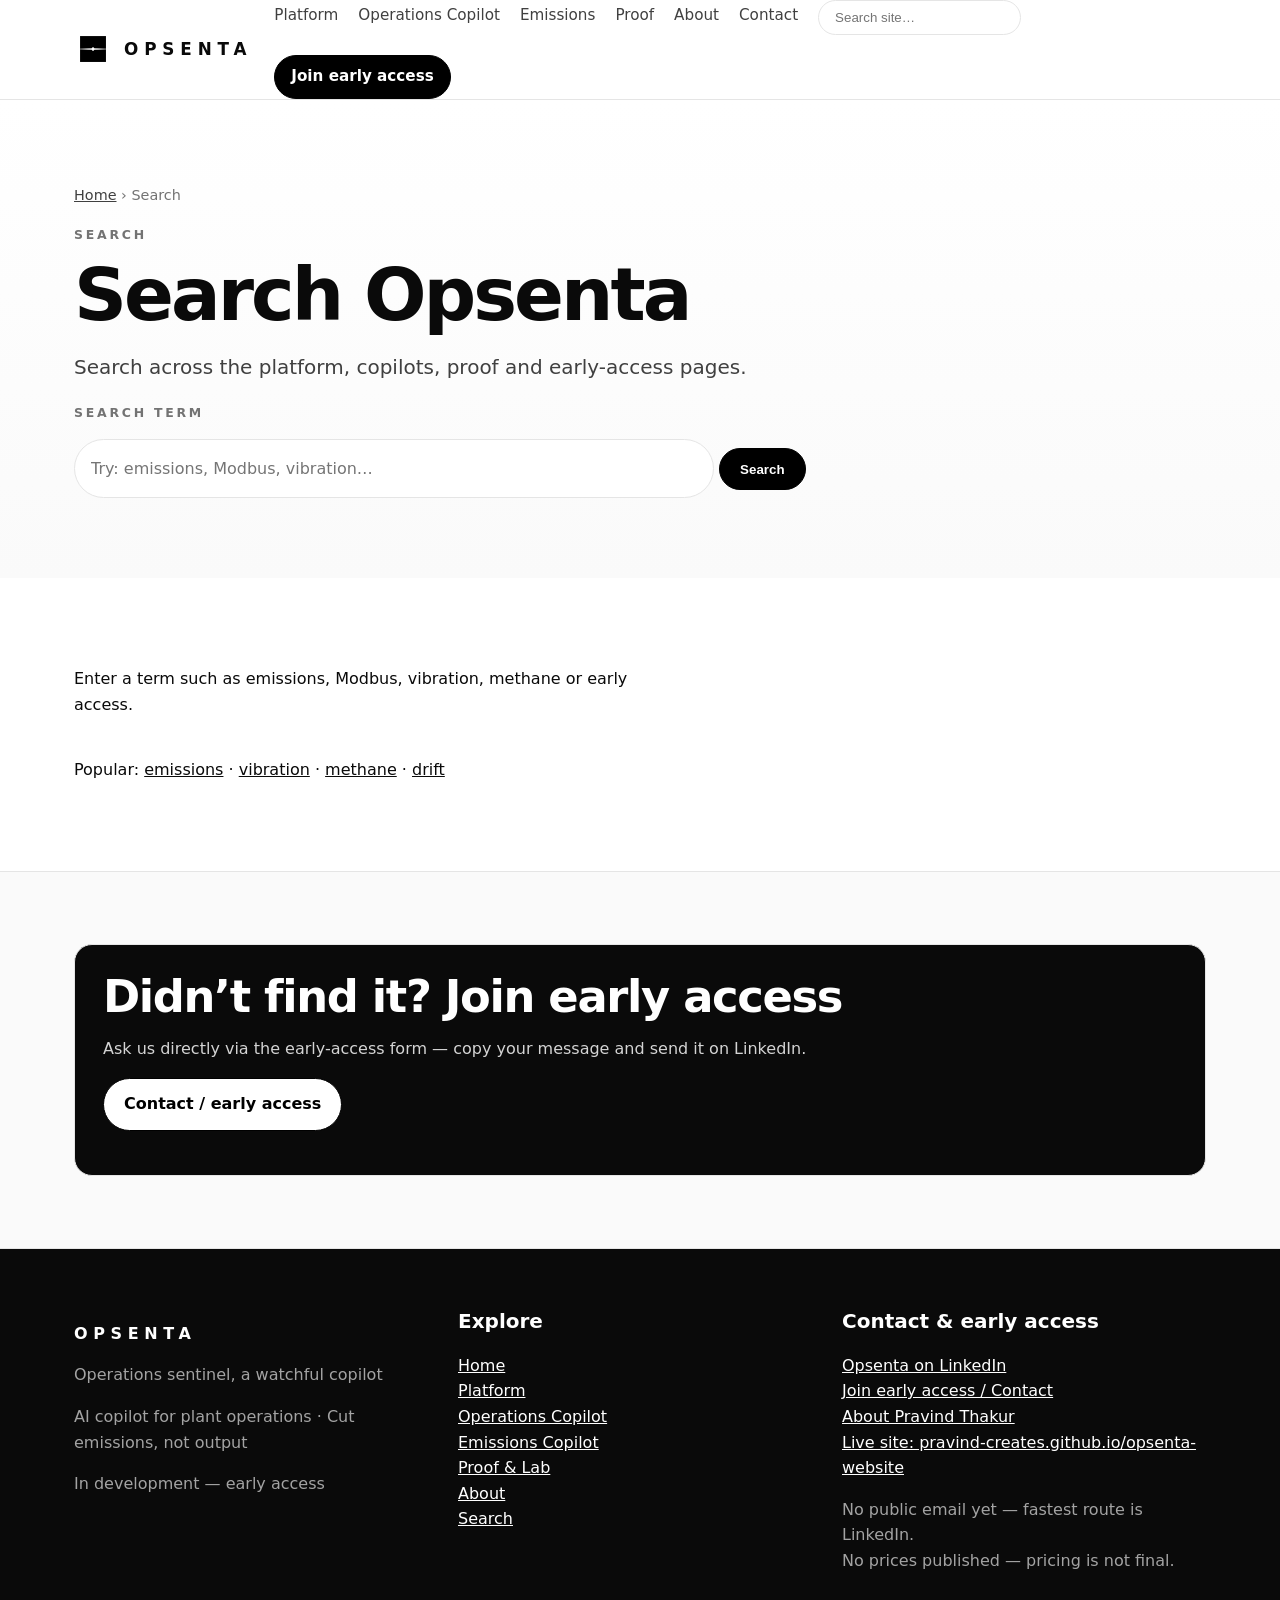
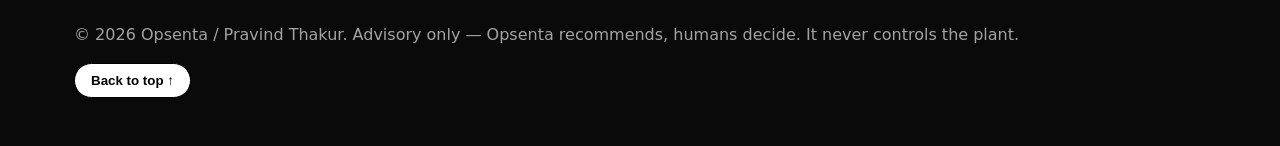
<file: search.html>
<!doctype html><html lang="en"><head><meta charset="utf-8"><meta name="viewport" content="width=device-width, initial-scale=1"><meta name="robots" content="index,follow">
<title>Search Opsenta | Opsenta</title><meta name="description" content="Search the Opsenta website for operations copilot, emissions, methane, Modbus, vibration, proof and early access."><link rel="canonical" href="https://pravind-creates.github.io/opsenta-website/search.html">
<meta property="og:type" content="website"><meta property="og:site_name" content="Opsenta"><meta property="og:title" content="Search Opsenta | Opsenta"><meta property="og:description" content="Search the Opsenta website for operations copilot, emissions, methane, Modbus, vibration, proof and early access."><meta property="og:url" content="https://pravind-creates.github.io/opsenta-website/search.html"><meta property="og:image" content="https://pravind-creates.github.io/opsenta-website/assets/img/opsenta_logo.png">
<meta name="twitter:card" content="summary_large_image"><meta name="twitter:title" content="Search Opsenta | Opsenta"><meta name="twitter:description" content="Search the Opsenta website for operations copilot, emissions, methane, Modbus, vibration, proof and early access."><meta name="twitter:image" content="https://pravind-creates.github.io/opsenta-website/assets/img/opsenta_logo.png">
<link rel="icon" href="assets/img/opsenta_icon_square.png" type="image/png"><link rel="apple-touch-icon" href="assets/img/apple-touch-icon.png"><link rel="stylesheet" href="assets/css/styles.css">
<script type="application/ld+json">{"@context":"https://schema.org","@graph":[{"@type":"Organization","name":"Opsenta","url":"https://pravind-creates.github.io/opsenta-website/","logo":"https://pravind-creates.github.io/opsenta-website/assets/img/opsenta_logo.png","sameAs":["https://www.linkedin.com/company/144007583"],"founder":{"@type":"Person","name":"Pravind Thakur"},"contactPoint":{"@type":"ContactPoint","url":"https://pravind-creates.github.io/opsenta-website/contact.html","contactType":"sales"}},{"@type":"WebSite","name":"Opsenta","url":"https://pravind-creates.github.io/opsenta-website/","potentialAction":{"@type":"SearchAction","target":"https://pravind-creates.github.io/opsenta-website/search.html?q={search_term_string}","query-input":"required name=search_term_string"}}]}</script></head><body><a class="skip" href="#main">Skip to content</a><header class="site"><div class="wrap nav"><a class="brand" href="index.html" aria-label="Opsenta home"><img src="assets/img/opsenta_icon_square.png" alt="Opsenta icon">OPSENTA</a><button class="menu-btn" aria-expanded="false" aria-label="Toggle navigation">Menu</button><nav class="main" aria-label="Main navigation"><a href="platform.html">Platform</a><a href="operations-copilot.html">Operations Copilot</a><a href="emissions.html">Emissions</a><a href="proof.html">Proof</a><a href="about.html">About</a><a href="contact.html">Contact</a><span class="searchbox"><input data-search type="search" placeholder="Search site…" aria-label="Search site"><span class="search-results" role="listbox"></span></span><a class="btn small" href="contact.html">Join early access</a></nav></div></header><main id="main"><section class="hero"><div class="wrap"><nav class="breadcrumb" aria-label="Breadcrumb"><a href="index.html">Home</a> <span aria-hidden="true">›</span> <span aria-current="page">Search</span></nav><p class="eyebrow">Search</p><h1>Search Opsenta</h1><p class="lead">Search across the platform, copilots, proof and early-access pages.</p><form id="search-page-form" action="search.html" method="get" role="search"><label for="search-page-input" class="eyebrow">Search term</label><p><input id="search-page-input" name="q" type="search" placeholder="Try: emissions, Modbus, vibration…" style="width:100%;max-width:640px;padding:1rem;border:1px solid #e5e5e5;border-radius:999px" aria-label="Search Opsenta"> <button class="btn" type="submit">Search</button></p></form></div></section>
<section><div class="wrap"><div id="search-page-results" class="grid grid-2"></div><p style="margin-top:24px">Popular: <a href="search.html?q=emissions">emissions</a> · <a href="search.html?q=vibration">vibration</a> · <a href="search.html?q=methane">methane</a> · <a href="search.html?q=drift">drift</a></p></div></section>
<section class="section-grey"><div class="wrap"><div class="card dark"><h2>Didn’t find it? Join early access</h2><p>Ask us directly via the early-access form — copy your message and send it on LinkedIn.</p><p><a class="btn secondary" href="contact.html">Contact / early access</a></p></div></div></section></main><footer><div class="wrap"><div class="grid grid-3"><div><p style="letter-spacing:.35em;font-weight:800">OPSENTA</p><p class="muted">Operations sentinel, a watchful copilot</p><p class="muted">AI copilot for plant operations · Cut emissions, not output</p><p class="muted">In development — early access</p></div><div><h3>Explore</h3><p><a href="index.html">Home</a><br><a href="platform.html">Platform</a><br><a href="operations-copilot.html">Operations Copilot</a><br><a href="emissions.html">Emissions Copilot</a><br><a href="proof.html">Proof &amp; Lab</a><br><a href="about.html">About</a><br><a href="search.html">Search</a></p></div><div><h3>Contact &amp; early access</h3><p><a href="https://www.linkedin.com/company/144007583" target="_blank" rel="noopener">Opsenta on LinkedIn</a><br><a href="contact.html">Join early access / Contact</a><br><a href="about.html">About Pravind Thakur</a><br><a href="https://pravind-creates.github.io/opsenta-website/">Live site: pravind-creates.github.io/opsenta-website</a></p><p class="muted">No public email yet — fastest route is LinkedIn.<br>No prices published — pricing is not final.</p></div></div><p class="muted" style="margin-top:32px">© 2026 Opsenta / Pravind Thakur. Advisory only — Opsenta recommends, humans decide. It never controls the plant.</p><p><button class="btn secondary small" id="back-to-top" type="button">Back to top ↑</button></p></div></footer><script src="assets/js/main.js"></script><script src="assets/js/search.js"></script></body></html>
</file>
<file: assets/css/styles.css>
:root{--black:#0a0a0a;--white:#fff;--grey-900:#111;--grey-700:#404040;--grey-500:#737373;--grey-200:#e5e5e5;--grey-100:#f5f5f5;--grey-50:#fafafa;--radius:18px;--max:1180px}
*{box-sizing:border-box}html{scroll-behavior:smooth}body{margin:0;font-family:Inter,system-ui,-apple-system,Segoe UI,Roboto,Arial,sans-serif;color:var(--black);background:var(--white);line-height:1.6}
a{color:var(--black)}img{max-width:100%;height:auto}
.skip{position:absolute;left:-9999px}.skip:focus{left:1rem;top:1rem;background:#000;color:#fff;padding:.5rem 1rem;z-index:99}
.wrap{max-width:var(--max);margin:0 auto;padding:0 24px}
header.site{position:sticky;top:0;background:rgba(255,255,255,.96);border-bottom:1px solid var(--grey-200);z-index:50;backdrop-filter:blur(8px)}
.nav{display:flex;align-items:center;gap:24px;min-height:72px}
.brand{display:flex;align-items:center;gap:12px;text-decoration:none;font-weight:800;letter-spacing:.35em;font-size:1.05rem}
.brand img{width:38px;height:38px;object-fit:contain}
nav.main{margin-left:auto;display:flex;gap:20px;align-items:center;flex-wrap:wrap}
nav.main a{text-decoration:none;font-size:.95rem;color:var(--grey-700)} nav.main a[aria-current]{color:#000;font-weight:700;text-decoration:underline;text-underline-offset:6px}
.btn{display:inline-block;background:#000;color:#fff!important;padding:.8rem 1.25rem;border-radius:999px;text-decoration:none;font-weight:700;border:1px solid #000}
.btn.secondary{background:#fff;color:#000!important}
.btn.small{padding:.55rem 1rem}
.menu-btn{display:none;margin-left:auto;background:#fff;border:1px solid var(--grey-200);border-radius:10px;padding:.55rem .8rem}
.searchbox{position:relative}.searchbox input{border:1px solid var(--grey-200);border-radius:999px;padding:.55rem 1rem;min-width:170px}
.search-results{position:absolute;right:0;top:52px;width:min(420px,90vw);background:#fff;border:1px solid var(--grey-200);border-radius:14px;box-shadow:0 18px 50px rgba(0,0,0,.12);padding:8px;display:none;z-index:60}
.search-results a{display:block;padding:10px 12px;text-decoration:none;border-radius:10px}.search-results a:hover{background:var(--grey-100)}
.hero{padding:84px 0 64px;background:linear-gradient(180deg,#fff,#fafafa)}
.eyebrow{letter-spacing:.22em;text-transform:uppercase;font-size:.78rem;font-weight:800;color:var(--grey-500)}
h1{font-size:clamp(2.4rem,6vw,4.6rem);line-height:.98;letter-spacing:-.04em;margin:14px 0 20px}
h2{font-size:clamp(1.8rem,4vw,2.8rem);line-height:1.05;letter-spacing:-.03em;margin:0 0 16px}
h3{font-size:1.25rem;margin:0 0 10px}.lead{font-size:1.25rem;color:var(--grey-700);max-width:760px}
.grid{display:grid;gap:20px}.grid-2{grid-template-columns:repeat(2,1fr)}.grid-3{grid-template-columns:repeat(3,1fr)}
.card{border:1px solid var(--grey-200);border-radius:var(--radius);padding:28px;background:#fff}
.card.dark{background:#0a0a0a;color:#fff}.card.dark p{color:#d4d4d4}
section{padding:72px 0}.section-grey{background:var(--grey-50);border-top:1px solid var(--grey-200);border-bottom:1px solid var(--grey-200)}
.kpi{display:flex;gap:14px;flex-wrap:wrap;margin-top:28px}.pill{border:1px solid var(--grey-200);border-radius:999px;padding:.45rem .8rem;font-size:.9rem;background:#fff}
.table{width:100%;border-collapse:collapse}.table th,.table td{border-bottom:1px solid var(--grey-200);text-align:left;padding:14px;vertical-align:top}
footer{background:#0a0a0a;color:#fff;padding:56px 0 32px;margin-top:0}footer a{color:#fff}footer .muted{color:#a3a3a3}
form label{display:block;font-weight:700;margin:16px 0 6px}form input,form textarea,form select{width:100%;padding:.85rem 1rem;border:1px solid var(--grey-200);border-radius:12px;font:inherit}
.notice{border:1px solid #000;border-radius:14px;padding:18px;background:var(--grey-50)}
.faq details{border:1px solid var(--grey-200);border-radius:14px;padding:18px;margin:12px 0;background:#fff}
@media(max-width:860px){.grid-2,.grid-3{grid-template-columns:1fr}.menu-btn{display:block}nav.main{display:none;width:100%;flex-direction:column;align-items:flex-start;padding:16px 0}nav.main.open{display:flex}.nav{flex-wrap:wrap;padding:12px 0}.searchbox input{min-width:140px}}

/* === Opsenta animations (monochrome, performant) === */
.reveal{opacity:0;transform:translateY(18px);transition:opacity .7s ease,transform .7s ease}
.reveal.visible{opacity:1;transform:none}
.hero-video{margin-top:36px;border:1px solid #111;border-radius:20px;overflow:hidden;background:#000;position:relative}
.hero-video video{width:100%;display:block;filter:grayscale(1) contrast(1.05);aspect-ratio:16/9;object-fit:cover}
.sentinel-scan{position:relative;height:2px;background:#262626;overflow:visible;margin:28px 0 8px}
.sentinel-scan::after{content:"";position:absolute;top:-1px;left:0;width:38%;height:4px;background:#fff;box-shadow:0 0 14px #fff;animation:scan 3.2s ease-in-out infinite alternate}
@keyframes scan{from{left:0}to{left:62%}}
nav.main a{position:relative;padding-bottom:4px}
nav.main a::after{content:"";position:absolute;left:0;bottom:0;height:2px;width:0;background:#000;transition:width .25s ease}
nav.main a:hover::after,nav.main a:focus-visible::after{width:100%}
.card{transition:transform .25s ease,box-shadow .25s ease}
.card:hover{transform:translateY(-3px);box-shadow:0 14px 34px rgba(0,0,0,.08)}
.drift-demo{background:#0a0a0a;color:#fff;border-radius:18px;padding:24px;margin-top:28px}
.drift-demo canvas{width:100%;height:160px;display:block;background:#111;border-radius:12px}
.drift-alert{margin-top:14px;border:1px solid #fff;border-radius:12px;padding:12px 16px;opacity:0;transition:opacity .6s ease}
.drift-alert.show{opacity:1}
.bars{margin:20px 0}
.bar-row{display:grid;grid-template-columns:170px 1fr 64px;gap:12px;align-items:center;margin:12px 0}
.bar-track{background:#e5e5e5;border-radius:999px;height:16px;overflow:hidden}
.bar-fill{height:100%;background:#111;width:0;transition:width 1.4s ease}
.bar-fill.light{background:#737373}
.counter{font-size:2.2rem;font-weight:800;letter-spacing:-.03em}
@media (prefers-reduced-motion: reduce){
  *,*::before,*::after{animation-duration:.01ms!important;animation-iteration-count:1!important;transition-duration:.01ms!important;scroll-behavior:auto!important}
  .reveal{opacity:1;transform:none}
  .hero-video video{display:none}
}
/* QA polish: breadcrumb, section CTAs, back-to-top */
.breadcrumb{font-size:.9rem;color:var(--grey-500);margin-bottom:18px}.breadcrumb a{color:var(--grey-700)}
.section-cta{margin-top:24px;font-weight:700}
#back-to-top{cursor:pointer}
form button{cursor:pointer}
#prepared-message{border:1px solid var(--grey-200);border-radius:14px;padding:16px;margin-top:16px;background:var(--grey-50)}
@media(max-width:640px){.bar-row{grid-template-columns:1fr}.hero{padding:56px 0 44px}section{padding:48px 0}}
</file>
